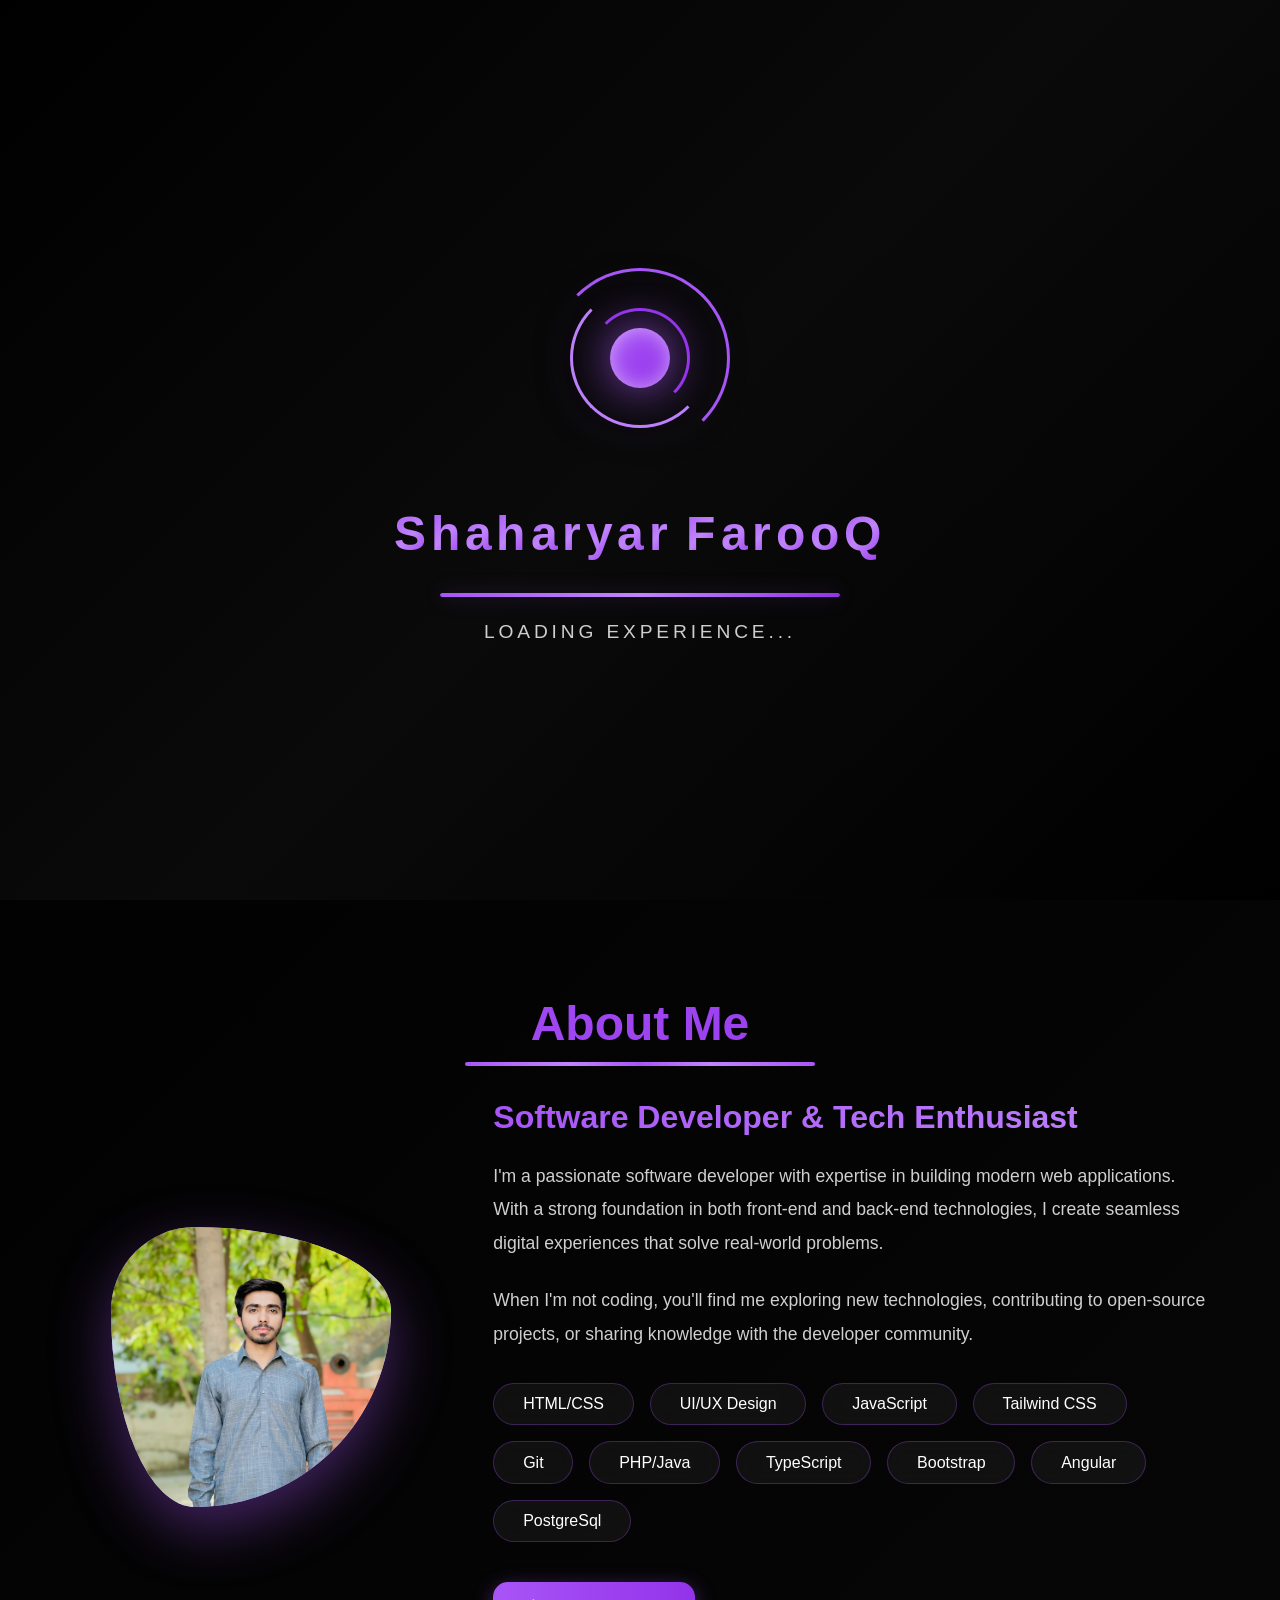
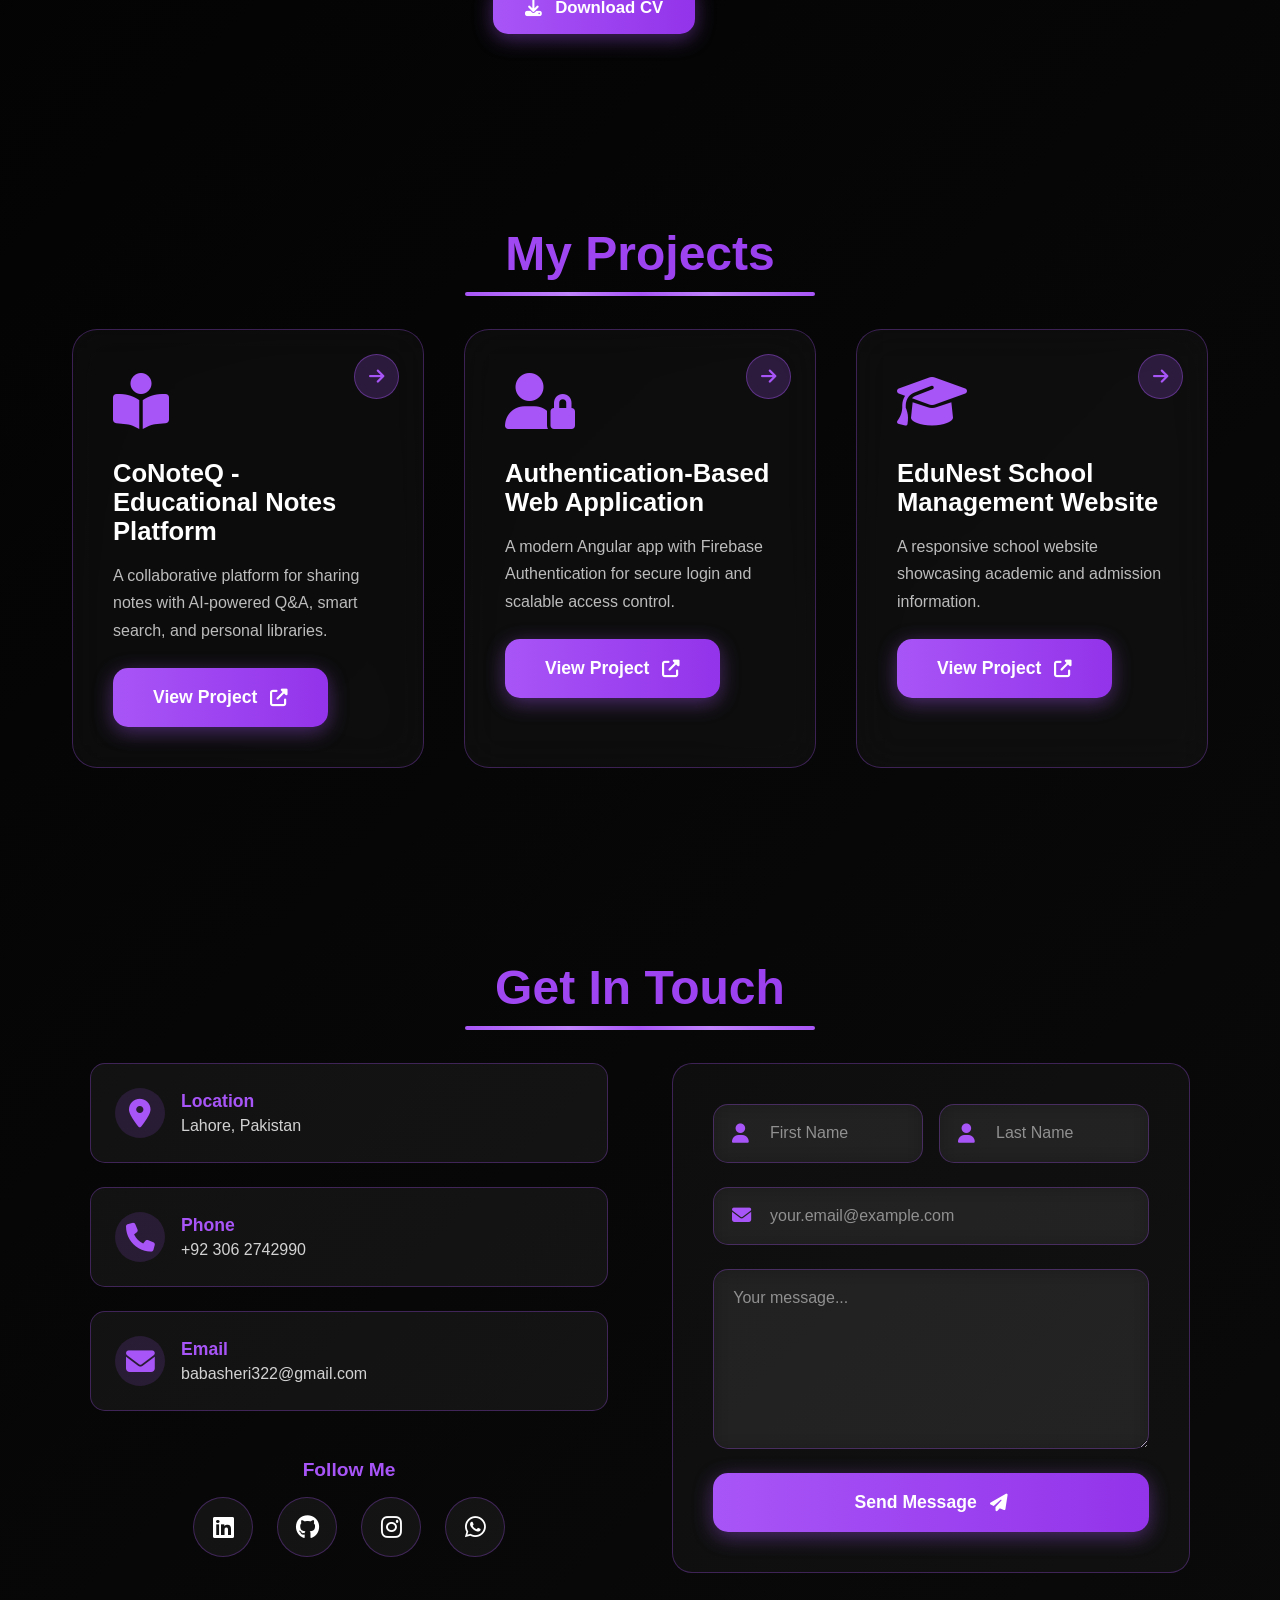
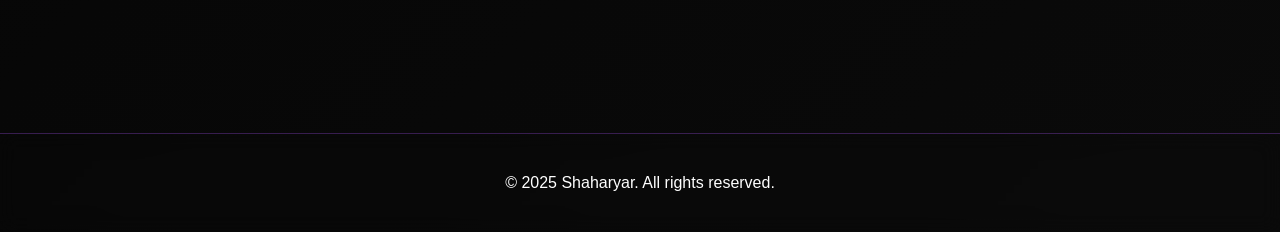
<file: index.html>
<!DOCTYPE html>
<html lang="en">

<head>
    <meta charset="UTF-8">
    <meta name="viewport" content="width=device-width, initial-scale=1.0, maximum-scale=5.0, user-scalable=yes">
    <meta name="description" content="Shaharyar Farooq - Front-end Developer Portfolio. Passionate about creating beautiful, functional web experiences.">
    <meta name="keywords" content="web developer, front-end developer, portfolio, Shaharyar, HTML, CSS, JavaScript">
    <meta name="author" content="Shaharyar Farooq">
    <meta name="theme-color" content="#a855f7">
    <title>Shaharyar - Portfolio</title>
    <!------css links-------->
    <link rel="stylesheet" href="style.css">
    <!-----------favicon------------->
    <link rel="apple-touch-icon" sizes="180x180" href="favicon_io (2)/apple-touch-icon.png">
    <link rel="icon" type="image/png" sizes="32x32" href="favicon_io (2)/favicon-32x32.png">
    <link rel="icon" type="image/png" sizes="16x16" href="favicon_io (2)/favicon-16x16.png">
    <link rel="manifest" href="/site.webmanifest">
    <!-- Font Awesome deferred loading -->
    <link rel="preload" href="https://cdnjs.cloudflare.com/ajax/libs/font-awesome/6.4.0/css/all.min.css" as="style"
        onload="this.onload=null;this.rel='stylesheet'">
    <noscript>
        <link rel="stylesheet" href="https://cdnjs.cloudflare.com/ajax/libs/font-awesome/6.4.0/css/all.min.css">
    </noscript>
</head>

<body>

    <!-- Loading Screen -->
    <div id="loading-screen" class="loading-screen">
        <div class="loading-content">
            <div class="loader-wrapper">
                <div class="loader-ring"></div>
                <div class="loader-ring"></div>
                <div class="loader-ring"></div>
                <div class="loader-core"></div>
            </div>
            <h1 class="loading-name">
                <span class="name-letter">S</span>
                <span class="name-letter">h</span>
                <span class="name-letter">a</span>
                <span class="name-letter">h</span>
                <span class="name-letter">a</span>
                <span class="name-letter">r</span>
                <span class="name-letter">y</span>
                <span class="name-letter">a</span>
                <span class="name-letter">r</span>
                <span class="name-space"> </span>
                <span class="name-letter">F</span>
                <span class="name-letter">a</span>
                <span class="name-letter">r</span>
                <span class="name-letter">o</span>
                <span class="name-letter">o</span>
                <span class="name-letter">Q</span>
            </h1>
            <div class="loading-bar">
                <div class="loading-progress"></div>
            </div>
            <p class="loading-text">Loading Experience...</p>
        </div>
    </div>

    <!-- 3D Animated Background -->

    <div class="background-3d">
        <div class="grid-bg"></div>
        <div class="floating-shapes"></div>
        <div class="particles"></div>
        <div class="orb orb1"></div>
        <div class="orb orb2"></div>
        <div class="orb orb3"></div>
    </div>

    <!----------hero section--------------->
    <button class="theme-toggle" onclick="toggleTheme()">
        <i class="fas fa-moon"></i>
    </button>

    <section id="home" class="hero">
        <div class="hero-content">
            <h1>Hi, I'm Shaharyar</h1>
            <h2><span class="animated-text"zeb apps 💻</span></h2>
            <p class="hero-description">Front-end developer passionate about creating beautiful, functional web
                experiences that make a difference. Transforming ideas into reality with cutting-edge technology.</p>
            <div class="cta-buttons">
                <a href="#projects" class="btn btn-primary">View My Work <i class="fas fa-arrow-right"></i></a>
                <a href="#contact" class="btn btn-secondary">Get In Touch <i class="fas fa-paper-plane"></i></a>
            </div>
        </div>
    </section>
    <!------------about section------------------->
    <section id="about">
        <h2 class="section-title">About Me</h2>
        <div class="about-container">
            <div class="profile-img">
                <img src="images/IMG_1858.JPG" alt="Sheri Profile">
            </div>

            <div class="about-text">
                <h3>Software Developer & Tech Enthusiast</h3>
                <p>I'm a passionate software developer with expertise in building modern web applications. With a strong
                    foundation in both front-end and back-end technologies, I create seamless digital experiences that
                    solve real-world problems.</p>
                <p>When I'm not coding, you'll find me exploring new technologies, contributing to open-source projects,
                    or sharing knowledge with the developer community.</p>
                <div class="skills">
                    <span class="skill-tag">HTML/CSS</span>
                    <span class="skill-tag">UI/UX Design</span>
                    <span class="skill-tag">JavaScript</span>
                    <span class="skill-tag">Tailwind CSS</span>
                    <span class="skill-tag">Git</span>
                    <span class="skill-tag">PHP/Java</span>
                    <span class="skill-tag">TypeScript</span>
                    <span class="skill-tag">Bootstrap</span>
                     <span class="skill-tag">Angular</span>
                      <span class="skill-tag">PostgreSql</span>

                </div>

                <div class="cv-download">
                    <button onclick="downloadCV()" class="btn btn-primary">
                        <i class="fas fa-download"></i>
                        Download CV
                    </button>
                </div>

            </div>
        </div>
    </section>
    <!------------project section-------------------------->
    <section id="projects">
        <h2 class="section-title">My Projects</h2>
        <div class="projects-grid">
            <div class="project-card">
                <a href="project-conoteq.html" class="project-link-icon">
                    <i class="fas fa-arrow-right"></i>
                </a>
                <div class="project-icon">
                    <i class="fas fa-book-reader"></i>
                </div>
                <h3>CoNoteQ - Educational Notes Platform</h3>
                <p>A collaborative platform for sharing notes with AI-powered Q&A, smart search, and personal libraries.</p>
                <a href="https://conoteq.vercel.app/" class="btn btn-primary" target="_blank">View Project
                    <i class="fas fa-external-link-alt"></i></a>
            </div>
            <!-- <div class="project-card">
                <div class="project-icon">
                    <i class="fas fa-chart-bar"></i>
                </div>
                <h3>Social Media Dashboard</h3>
                <p>Analytics dashboard for social media management with interactive charts, real-time updates, and
                    multi-platform integration.</p>
                <a href="https://github.com/yourusername/project2" class="btn btn-primary" target="_blank">View Project
                    <i class="fas fa-external-link-alt"></i></a>
            </div> -->
            <div class="project-card">
                <a href="project-authentication.html" class="project-link-icon">
                    <i class="fas fa-arrow-right"></i>
                </a>
                <div class="project-icon">
                    <i class="fas fa-user-lock"></i>
                </div>

                <h3>Authentication-Based Web Application</h3>

                <p>
                    A modern Angular app with Firebase Authentication for secure login and scalable access control.
                </p>

                <a href="https://authentication0.vercel.app/" class="btn btn-primary" target="_blank">
                    View Project
                    <i class="fas fa-external-link-alt"></i>
                </a>
            </div>

            <!-- <div class="project-card">
                <div class="project-icon">
                    <i class="fas fa-chart-line"></i>
                </div>
                <h3>Data Visualization Tool</h3>
                <p>Interactive data visualization application that transforms complex datasets into beautiful,
                    insightful charts and graphs using D3.js.</p>
                <a href="https://github.com/yourusername/project4" class="btn btn-primary" target="_blank">View Project
                    <i class="fas fa-external-link-alt"></i></a>
            </div> -->
            <!-- <div class="project-card">
                <div class="project-icon">
                    <i class="fas fa-robot"></i>
                </div>
                <h3>AI Chatbot Assistant</h3>
                <p>Intelligent chatbot powered by natural language processing, providing automated customer support and
                    personalized recommendations.</p>
                <a href="https://github.com/yourusername/project5" class="btn btn-primary" target="_blank">View Project
                    <i class="fas fa-external-link-alt"></i></a>
            </div> -->
            <div class="project-card">
                <a href="project-edunest.html" class="project-link-icon">
                    <i class="fas fa-arrow-right"></i>
                </a>
                <div class="project-icon">
                    <i class="fas fa-graduation-cap"></i>
                </div>
                <h3>EduNest School Management Website</h3>
                <p>
                  A responsive school website showcasing academic and admission information.
                </p>
                <a href="https://edunestschool-mu.vercel.app/" class="btn btn-primary" target="_blank">
                    View Project <i class="fas fa-external-link-alt"></i>
                </a>
            </div>
        </div>
    </section>
    <!-------------------contact section--------------------------------->

    <section id="contact">
        <h2 class="section-title">Get In Touch</h2>
        <div class="contact-container">
            <div class="contact-grid">
                <div class="contact-info-wrapper">
                    <div class="contact-info-main">
                        <div class="contact-info-item">
                            <div class="contact-info-icon">
                                <i class="fas fa-map-marker-alt"></i>
                            </div>
                            <div class="contact-info-text">
                                <h4>Location</h4>
                                <p>
                                    <a href="https://www.google.com/maps/place/Lahore,+Pakistan" target="_blank"
                                        style="text-decoration: none; color: inherit;">
                                        Lahore, Pakistan
                                    </a>
                                </p>
                            </div>
                        </div>
                        <div class="contact-info-item">
                            <div class="contact-info-icon">
                                <i class="fas fa-phone"></i>
                            </div>
                            <div class="contact-info-text">
                                <h4>Phone</h4>
                                <p>
                                    <a href="https://wa.me/923062742990" target="_blank"
                                        style="text-decoration: none; color: inherit;">
                                        +92 306 2742990
                                    </a>
                                </p>
                            </div>

                        </div>
                        <a href="mailto:babasheri322@gmail.com" style="text-decoration: none; color: inherit;">
                            <div class="contact-info-item">
                                <div class="contact-info-icon">
                                    <i class="fas fa-envelope"></i>
                                </div>
                                <div class="contact-info-text">
                                    <h4>Email</h4>
                                    <p>babasheri322@gmail.com</p>
                                </div>
                            </div>
                        </a>
                    </div>

                    <div class="social-section">
                        <h4>Follow Me</h4>
                        <div class="social-links">
                            <a href="https://www.linkedin.com/mynetwork?skipRedirect=true&lipi=urn%3Ali%3Apage%3Ad_flagship3_feed%3B9mdP%2FpTMRailCKuM5wsqWQ%3D%3D"
                                target="_blank" class="social-icon">
                                <i class="fab fa-linkedin"></i>
                            </a>
                            <a href="https://github.com/Shaharyaro1" target="_blank" class="social-icon">
                                <i class="fab fa-github"></i>
                            </a>
                            <a href="https://www.instagram.com/sheri_236?igsh=NW9vamR3eHlveHd2&utm_source=qr"
                                target="_blank" class="social-icon">
                                <i class="fab fa-instagram"></i>
                            </a>
                            <a href="https://wa.me/923062742990?text=Hi%20Sheri%2C%20I%20just%20visited%20your%20portfolio!"
                                target="_blank" class="social-icon">
                                <i class="fab fa-whatsapp"></i>
                            </a>

                        </div>
                    </div>
                </div>

                <div class="contactfrom">
                    <form class="contact-form" id="contact-form">
                        <input type="hidden" name="access_key" value="71ac1a84-f678-4cf4-b787-6881ae1910d3">
                        <input type="hidden" name="subject" value="New Contact from Portfolio Website">
                        <div class="form-row">
                            <div class="form-group">
                                <div class="input-with-icon">
                                    <i class="fas fa-user"></i>
                                    <input type="text" id="firstName" name="firstName" required
                                        placeholder="First Name">
                                </div>
                            </div>
                            <div class="form-group">
                                <div class="input-with-icon">
                                    <i class="fas fa-user"></i>
                                    <input type="text" id="lastName" name="lastName" required placeholder="Last Name">
                                </div>
                            </div>
                        </div>
                        <div class="form-group">
                            <div class="input-with-icon">
                                <i class="fas fa-envelope"></i>
                                <input type="email" id="email" name="email" required
                                    placeholder="your.email@example.com">
                            </div>
                        </div>
                        <div class="form-group">
                            <textarea id="message" name="message" required placeholder="Your message..."></textarea>
                        </div>
                        <button type="submit" class="btn btn-primary">
                            <span>Send Message</span>
                            <i class="fas fa-paper-plane"></i>
                        </button>
                    </form>
                </div>
            </div>
        </div>
    </section>
    <!---------------------footer section------------------>
    <footer>
        <p>&copy; 2025 Shaharyar. All rights reserved.</p>
    </footer>

    <script src="script.js" defer></script>
    <script>
        // Immediate loading screen hide fallback - 2.5 seconds
        setTimeout(function() {
            var loading = document.getElementById('loading-screen');
            if (loading) {
                loading.style.opacity = '0';
                loading.style.display = 'none';
                loading.style.visibility = 'hidden';
            }
        }, 2500);
    </script>
</body>

</html>
</file>
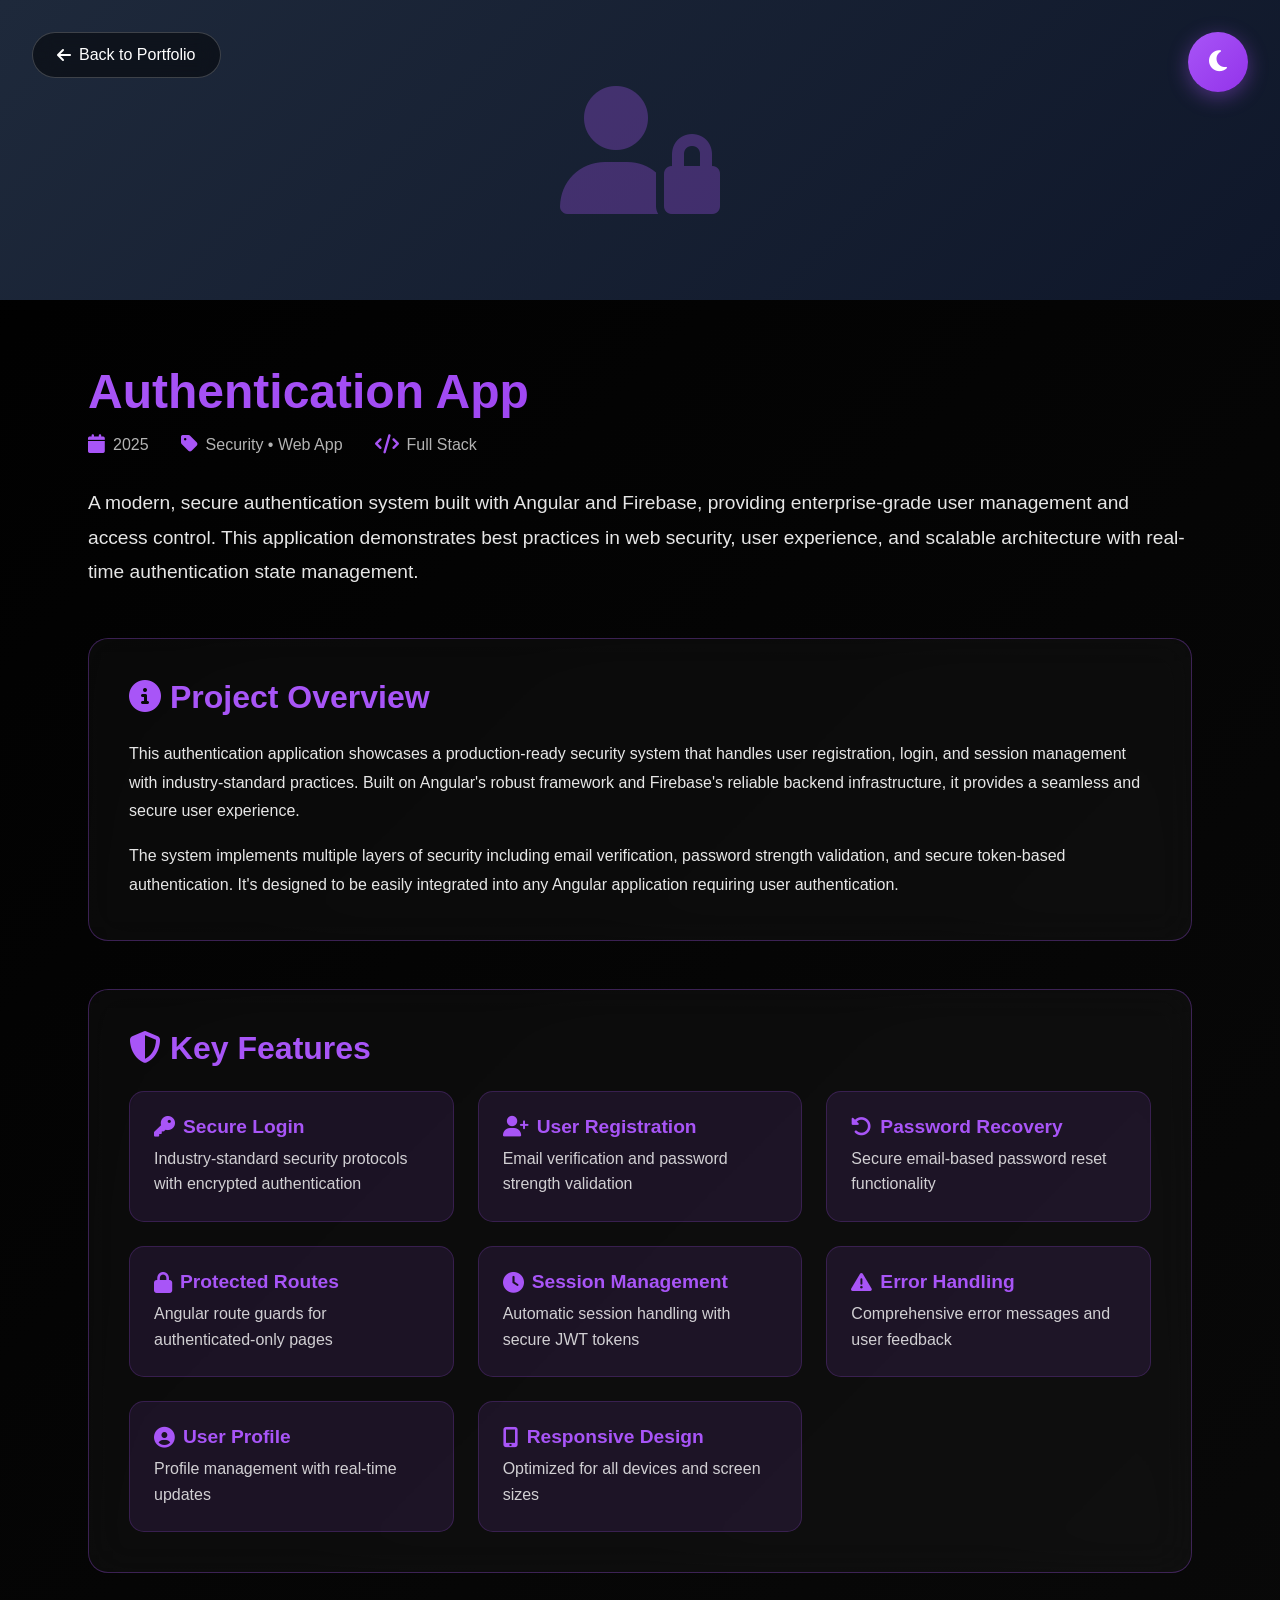
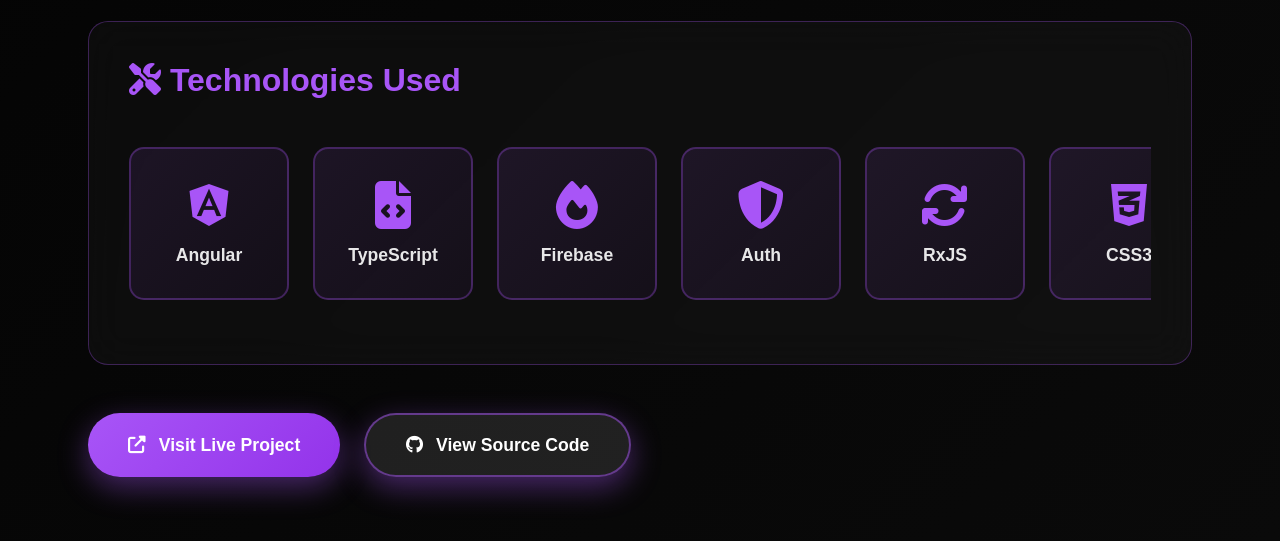
<file: project-authentication.html>
<!DOCTYPE html>
<html lang="en">
<head>
    <meta charset="UTF-8">
    <meta name="viewport" content="width=device-width, initial-scale=1.0">
    <title>Authentication App - Project Details</title>
    <link rel="stylesheet" href="style.css">
    <link rel="stylesheet" href="https://cdnjs.cloudflare.com/ajax/libs/font-awesome/6.4.0/css/all.min.css">
    <style>
        .project-details-container {
            min-height: 100vh;
        }
        
        .project-hero-image {
            position: relative;
            width: 100%;
            height: 300px;
            background: linear-gradient(135deg, #1e293b 0%, #0f172a 100%);
            display: flex;
            align-items: center;
            justify-content: center;
            overflow: hidden;
        }
        
        .project-hero-image img {
            width: 100%;
            height: 100%;
            object-fit: cover;
        }
        
        .project-hero-image .placeholder {
            font-size: 8rem;
            color: rgba(168, 85, 247, 0.3);
        }
        
        .back-button-project {
            position: absolute;
            top: 2rem;
            left: 2rem;
            z-index: 100;
            display: inline-flex;
            align-items: center;
            gap: 0.5rem;
            padding: 0.8rem 1.5rem;
            background: rgba(0, 0, 0, 0.5);
            backdrop-filter: blur(10px);
            border: 1px solid rgba(255, 255, 255, 0.2);
            border-radius: 50px;
            color: white;
            text-decoration: none;
            transition: all 0.3s ease;
            font-weight: 500;
        }
        
        .back-button-project:hover {
            background: rgba(0, 0, 0, 0.7);
            transform: translateX(-5px);
        }
        
        .project-content-section {
            max-width: 1200px;
            margin: 0 auto;
            padding: 4rem 3rem;
        }
        
        .project-header {
            margin-bottom: 3rem;
        }
        
        .project-header h1 {
            font-size: 3rem;
            margin-bottom: 1rem;
            background: linear-gradient(135deg, #a855f7, #9333ea);
            -webkit-background-clip: text;
            -webkit-text-fill-color: transparent;
            font-weight: 900;
        }
        
        .project-meta {
            display: flex;
            gap: 2rem;
            flex-wrap: wrap;
            margin-bottom: 2rem;
        }
        
        .meta-item {
            display: flex;
            align-items: center;
            gap: 0.5rem;
            color: rgba(255, 255, 255, 0.7);
        }
        
        body.light-mode .meta-item {
            color: rgba(26, 26, 26, 0.7);
        }
        
        .meta-item i {
            color: #a855f7;
            font-size: 1.2rem;
        }
        
        .project-description {
            font-size: 1.2rem;
            line-height: 1.8;
            margin-bottom: 3rem;
            color: rgba(255, 255, 255, 0.9);
        }
        
        body.light-mode .project-description {
            color: rgba(26, 26, 26, 0.9);
        }
        
        .section-block {
            margin-bottom: 3rem;
            padding: 2.5rem;
            background: rgba(255, 255, 255, 0.03);
            backdrop-filter: blur(20px);
            border: 1px solid rgba(168, 85, 247, 0.3);
            border-radius: 20px;
        }
        
        body.light-mode .section-block {
            background: rgba(255, 255, 255, 0.8);
        }
        
        body.light-mode .section-block p {
            color: rgba(26, 26, 26, 0.9) !important;
        }
        
        .section-block h2 {
            font-size: 2rem;
            margin-bottom: 1.5rem;
            color: #a855f7;
            font-weight: 700;
        }
        
        .features-grid {
            display: grid;
            grid-template-columns: repeat(auto-fit, minmax(300px, 1fr));
            gap: 1.5rem;
        }
        
        .feature-item {
            padding: 1.5rem;
            background: rgba(168, 85, 247, 0.1);
            border-radius: 15px;
            border: 1px solid rgba(168, 85, 247, 0.2);
            transition: all 0.3s ease;
        }
        
        .feature-item:hover {
            transform: translateY(-5px);
            border-color: rgba(168, 85, 247, 0.4);
            box-shadow: 0 10px 30px rgba(168, 85, 247, 0.2);
        }
        
        .feature-item h3 {
            font-size: 1.2rem;
            margin-bottom: 0.5rem;
            color: #a855f7;
            display: flex;
            align-items: center;
            gap: 0.5rem;
        }
        
        .feature-item h3 i {
            font-size: 1.3rem;
        }
        
        .feature-item p {
            color: rgba(255, 255, 255, 0.8);
            line-height: 1.6;
        }
        
        body.light-mode .feature-item p {
            color: rgba(26, 26, 26, 0.8);
        }
        
        .technologies-section {
            margin-bottom: 3rem;
        }
        
        .tech-grid-wrapper {
            width: 100%;
            overflow: hidden;
            position: relative;
        }
        
        .tech-grid {
            display: flex;
            gap: 1.5rem;
            padding: 1.5rem 0;
            width: fit-content;
        }
        
        .tech-grid.auto-scroll {
            animation: scroll-left 20s linear infinite;
        }
        
        @keyframes scroll-left {
            0% {
                transform: translateX(0);
            }
            100% {
                transform: translateX(-50%);
            }
        }
        
        .tech-card {
            flex: 0 0 160px;
            min-width: 160px;
            padding: 2rem 1.5rem;
            background: linear-gradient(135deg, rgba(168, 85, 247, 0.1), rgba(147, 51, 234, 0.05));
            border: 2px solid rgba(168, 85, 247, 0.3);
            border-radius: 15px;
            text-align: center;
            cursor: default;
        }
        
        .tech-card:hover {
            transform: translateY(-8px) scale(1.05);
            border-color: #a855f7;
            background: linear-gradient(135deg, rgba(168, 85, 247, 0.2), rgba(147, 51, 234, 0.1));
            box-shadow: 0 15px 40px rgba(168, 85, 247, 0.3);
        }
        
        .tech-card i {
            font-size: 3rem;
            margin-bottom: 1rem;
            color: #a855f7;
            display: block;
        }
        
        .tech-card .tech-name {
            font-weight: 600;
            font-size: 1.1rem;
            color: rgba(255, 255, 255, 0.9);
        }
        
        body.light-mode .tech-card .tech-name {
            color: rgba(26, 26, 26, 0.9);
        }
        
        .project-links {
            display: flex;
            gap: 1.5rem;
            flex-wrap: wrap;
            margin-top: 3rem;
        }
        
        .project-link-btn {
            display: inline-flex;
            align-items: center;
            gap: 0.8rem;
            padding: 1.2rem 2.5rem;
            background: linear-gradient(135deg, #a855f7, #9333ea);
            color: white;
            text-decoration: none;
            border-radius: 50px;
            font-weight: 600;
            font-size: 1.1rem;
            box-shadow: 0 10px 30px rgba(168, 85, 247, 0.4);
            transition: all 0.3s ease;
        }
        
        .project-link-btn:hover {
            transform: translateY(-3px);
            box-shadow: 0 15px 40px rgba(168, 85, 247, 0.6);
        }
        
        .project-link-btn.secondary {
            background: rgba(255, 255, 255, 0.1);
            border: 2px solid rgba(168, 85, 247, 0.5);
        }
        
        .project-link-btn.secondary:hover {
            background: rgba(255, 255, 255, 0.15);
        }
        
        @media (max-width: 768px) {
            .project-hero-image {
                height: 300px;
            }
            
            .back-button-project {
                top: 1rem;
                left: 1rem;
                padding: 0.6rem 1rem;
                font-size: 0.85rem;
            }
            
            .project-content-section {
                padding: 2.5rem 1.2rem;
            }
            
            .project-header h1 {
                font-size: 1.8rem;
                margin-bottom: 1rem;
            }
            
            .project-meta {
                gap: 1rem;
            }
            
            .meta-item {
                font-size: 0.85rem;
            }
            
            .meta-item i {
                font-size: 1rem;
            }
            
            .project-description {
                font-size: 1rem;
                line-height: 1.6;
                margin-bottom: 2rem;
            }
            
            .section-block {
                padding: 1.5rem;
                margin-bottom: 2rem;
            }
            
            .section-block h2 {
                font-size: 1.5rem;
                margin-bottom: 1.2rem;
            }
            
            .section-block p {
                font-size: 0.95rem;
                line-height: 1.6;
            }
            
            .features-grid {
                grid-template-columns: 1fr;
                gap: 1rem;
            }
            
            .feature-item {
                padding: 1.2rem;
            }
            
            .feature-item h3 {
                font-size: 1rem;
            }
            
            .feature-item h3 i {
                font-size: 1.1rem;
            }
            
            .feature-item p {
                font-size: 0.9rem;
            }
            
            .tech-card {
                flex: 0 0 120px;
                padding: 1.5rem 1rem;
            }
            
            .tech-card i {
                font-size: 2.5rem;
            }
            
            .tech-card .tech-name {
                font-size: 0.9rem;
            }
            
            .scroll-btn {
                width: 40px;
                height: 40px;
                font-size: 1rem;
            }
            
            .project-links {
                gap: 1rem;
            }
            
            .project-link-btn {
                padding: 1rem 1.8rem;
                font-size: 0.95rem;
                width: 100%;
                justify-content: center;
            }
        }
        
        @media (max-width: 480px) {
            .project-hero-image {
                height: 250px;
            }
            
            .project-hero-image .placeholder {
                font-size: 5rem;
            }
            
            .back-button-project {
                padding: 0.5rem 0.9rem;
                font-size: 0.8rem;
            }
            
            .project-content-section {
                padding: 2rem 1rem;
            }
            
            .project-header h1 {
                font-size: 1.5rem;
            }
            
            .meta-item {
                font-size: 0.8rem;
            }
            
            .project-description {
                font-size: 0.95rem;
            }
            
            .section-block {
                padding: 1.2rem;
            }
            
            .section-block h2 {
                font-size: 1.3rem;
            }
            
            .section-block p {
                font-size: 0.9rem;
            }
            
            .feature-item {
                padding: 1rem;
            }
            
            .feature-item h3 {
                font-size: 0.95rem;
            }
            
            .feature-item p {
                font-size: 0.85rem;
            }
            
            .tech-card {
                flex: 0 0 100px;
                padding: 1.2rem 0.8rem;
            }
            
            .tech-card i {
                font-size: 2rem;
                margin-bottom: 0.7rem;
            }
            
            .tech-card .tech-name {
                font-size: 0.85rem;
            }
            
            .scroll-btn {
                width: 35px;
                height: 35px;
                font-size: 0.9rem;
            }
            
            .project-link-btn {
                padding: 0.9rem 1.5rem;
                font-size: 0.9rem;
            }
        }
    </style>
</head>
<body>
    <button class="theme-toggle" onclick="toggleTheme()">
        <i class="fas fa-moon"></i>
    </button>

    <div class="project-details-container">
        <!-- Hero Image Section -->
        <div class="project-hero-image">
            <a href="index.html#projects" class="back-button-project">
                <i class="fas fa-arrow-left"></i> Back to Portfolio
            </a>
            <i class="fas fa-user-lock placeholder"></i>
        </div>

        <!-- Content Section -->
        <div class="project-content-section">
            <!-- Project Header -->
            <div class="project-header">
                <h1>Authentication App</h1>
                <div class="project-meta">
                    <div class="meta-item">
                        <i class="fas fa-calendar"></i>
                        <span>2025</span>
                    </div>
                    <div class="meta-item">
                        <i class="fas fa-tag"></i>
                        <span>Security • Web App</span>
                    </div>
                    <div class="meta-item">
                        <i class="fas fa-code"></i>
                        <span>Full Stack</span>
                    </div>
                </div>
                <p class="project-description">
                    A modern, secure authentication system built with Angular and Firebase, providing enterprise-grade user management and access control. This application demonstrates best practices in web security, user experience, and scalable architecture with real-time authentication state management.
                </p>
            </div>

            <!-- Overview Section -->
            <div class="section-block">
                <h2><i class="fas fa-info-circle"></i> Project Overview</h2>
                <p style="line-height: 1.8; color: rgba(255, 255, 255, 0.9); margin-bottom: 1rem;">
                    This authentication application showcases a production-ready security system that handles user registration, login, and session management with industry-standard practices. Built on Angular's robust framework and Firebase's reliable backend infrastructure, it provides a seamless and secure user experience.
                </p>
                <p style="line-height: 1.8; color: rgba(255, 255, 255, 0.9);">
                    The system implements multiple layers of security including email verification, password strength validation, and secure token-based authentication. It's designed to be easily integrated into any Angular application requiring user authentication.
                </p>
            </div>

            <!-- Features Section -->
            <div class="section-block">
                <h2><i class="fas fa-shield-alt"></i> Key Features</h2>
                <div class="features-grid">
                    <div class="feature-item">
                        <h3><i class="fas fa-key"></i> Secure Login</h3>
                        <p>Industry-standard security protocols with encrypted authentication</p>
                    </div>
                    <div class="feature-item">
                        <h3><i class="fas fa-user-plus"></i> User Registration</h3>
                        <p>Email verification and password strength validation</p>
                    </div>
                    <div class="feature-item">
                        <h3><i class="fas fa-undo-alt"></i> Password Recovery</h3>
                        <p>Secure email-based password reset functionality</p>
                    </div>
                    <div class="feature-item">
                        <h3><i class="fas fa-lock"></i> Protected Routes</h3>
                        <p>Angular route guards for authenticated-only pages</p>
                    </div>
                    <div class="feature-item">
                        <h3><i class="fas fa-clock"></i> Session Management</h3>
                        <p>Automatic session handling with secure JWT tokens</p>
                    </div>
                    <div class="feature-item">
                        <h3><i class="fas fa-exclamation-triangle"></i> Error Handling</h3>
                        <p>Comprehensive error messages and user feedback</p>
                    </div>
                    <div class="feature-item">
                        <h3><i class="fas fa-user-circle"></i> User Profile</h3>
                        <p>Profile management with real-time updates</p>
                    </div>
                    <div class="feature-item">
                        <h3><i class="fas fa-mobile-alt"></i> Responsive Design</h3>
                        <p>Optimized for all devices and screen sizes</p>
                    </div>
                </div>
            </div>

            <!-- Technologies Section -->
            <div class="section-block technologies-section">
                <h2><i class="fas fa-tools"></i> Technologies Used</h2>
                <div class="tech-grid-wrapper">
                    <div class="tech-grid auto-scroll" id="tech-grid">
                        <div class="tech-card">
                            <i class="fab fa-angular"></i>
                            <div class="tech-name">Angular</div>
                        </div>
                        <div class="tech-card">
                            <i class="fas fa-file-code"></i>
                            <div class="tech-name">TypeScript</div>
                        </div>
                        <div class="tech-card">
                            <i class="fas fa-fire"></i>
                            <div class="tech-name">Firebase</div>
                        </div>
                        <div class="tech-card">
                            <i class="fas fa-shield-alt"></i>
                            <div class="tech-name">Auth</div>
                        </div>
                        <div class="tech-card">
                            <i class="fas fa-sync"></i>
                            <div class="tech-name">RxJS</div>
                        </div>
                        <div class="tech-card">
                            <i class="fab fa-css3-alt"></i>
                            <div class="tech-name">CSS3</div>
                        </div>
                        <div class="tech-card">
                            <i class="fas fa-database"></i>
                            <div class="tech-name">Firestore</div>
                        </div>
                        <div class="tech-card">
                            <i class="fas fa-mobile-alt"></i>
                            <div class="tech-name">Responsive</div>
                        </div>
                        <!-- Duplicate for seamless loop -->
                        <div class="tech-card">
                            <i class="fab fa-angular"></i>
                            <div class="tech-name">Angular</div>
                        </div>
                        <div class="tech-card">
                            <i class="fas fa-file-code"></i>
                            <div class="tech-name">TypeScript</div>
                        </div>
                        <div class="tech-card">
                            <i class="fas fa-fire"></i>
                            <div class="tech-name">Firebase</div>
                        </div>
                        <div class="tech-card">
                            <i class="fas fa-shield-alt"></i>
                            <div class="tech-name">Auth</div>
                        </div>
                        <div class="tech-card">
                            <i class="fas fa-sync"></i>
                            <div class="tech-name">RxJS</div>
                        </div>
                        <div class="tech-card">
                            <i class="fab fa-css3-alt"></i>
                            <div class="tech-name">CSS3</div>
                        </div>
                        <div class="tech-card">
                            <i class="fas fa-database"></i>
                            <div class="tech-name">Firestore</div>
                        </div>
                        <div class="tech-card">
                            <i class="fas fa-mobile-alt"></i>
                            <div class="tech-name">Responsive</div>
                        </div>
                    </div>
                </div>
            </div>

            <!-- Project Links -->
            <div class="project-links">
                <a href="https://authentication0.vercel.app/" target="_blank" class="project-link-btn">
                    <i class="fas fa-external-link-alt"></i> Visit Live Project
                </a>
                <a href="https://github.com/yourusername/authentication" target="_blank" class="project-link-btn secondary">
                    <i class="fab fa-github"></i> View Source Code
                </a>
            </div>
        </div>
    </div>

    <script src="script.js"></script>
</body>
</html>
</file>
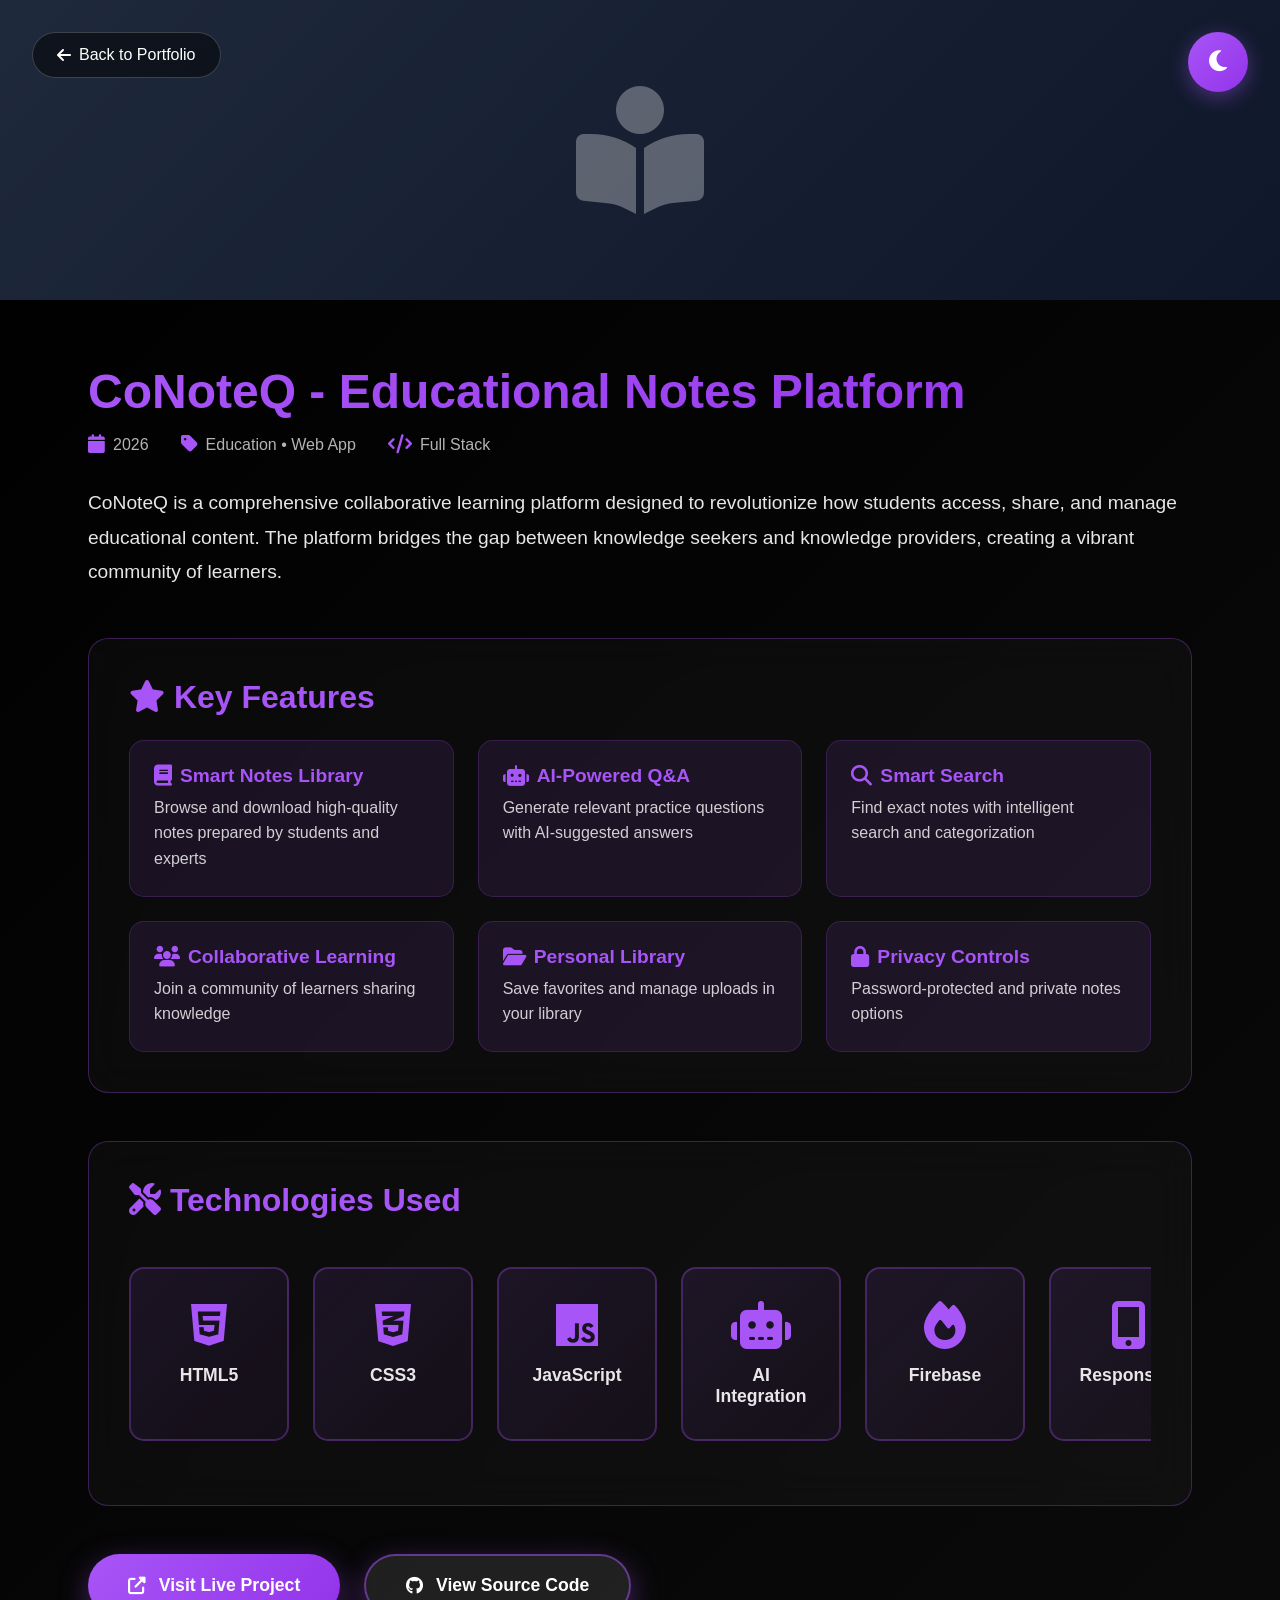
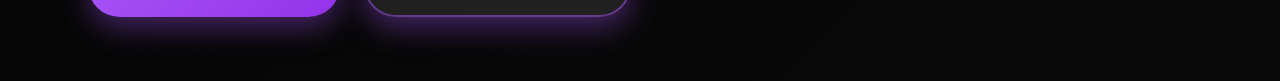
<file: project-conoteq.html>
<!DOCTYPE html>
<html lang="en">
<head>
    <meta charset="UTF-8">
    <meta name="viewport" content="width=device-width, initial-scale=1.0">
    <title>CoNoteQ - Project Details</title>
    <link rel="stylesheet" href="style.css">
    <link rel="stylesheet" href="https://cdnjs.cloudflare.com/ajax/libs/font-awesome/6.4.0/css/all.min.css">
    <style>
        .project-details-container {
            min-height: 100vh;
        }
        
        .project-hero-image {
            position: relative;
            width: 100%;
            height: 300px;
            background: linear-gradient(135deg, #1e293b 0%, #0f172a 100%);
            display: flex;
            align-items: center;
            justify-content: center;
            overflow: hidden;
        }
        
        .project-hero-image img {
            width: 100%;
            height: 100%;
            object-fit: cover;
            display: block;
        }
        
        .project-hero-image .placeholder {
            font-size: 8rem;
            color: rgba(255, 255, 255, 0.3);
        }
        
        .back-button-project {
            position: absolute;
            top: 2rem;
            left: 2rem;
            z-index: 100;
            display: inline-flex;
            align-items: center;
            gap: 0.5rem;
            padding: 0.8rem 1.5rem;
            background: rgba(0, 0, 0, 0.5);
            backdrop-filter: blur(10px);
            border: 1px solid rgba(255, 255, 255, 0.2);
            border-radius: 50px;
            color: white;
            text-decoration: none;
            transition: all 0.3s ease;
            font-weight: 500;
        }
        
        .back-button-project:hover {
            background: rgba(0, 0, 0, 0.7);
            transform: translateX(-5px);
        }
        
        .project-content-section {
            max-width: 1200px;
            margin: 0 auto;
            padding: 4rem 3rem;
        }
        
        .project-header {
            margin-bottom: 3rem;
        }
        
        .project-header h1 {
            font-size: 3rem;
            margin-bottom: 1rem;
            background: linear-gradient(135deg, #a855f7, #9333ea);
            -webkit-background-clip: text;
            -webkit-text-fill-color: transparent;
            font-weight: 900;
        }
        
        .project-meta {
            display: flex;
            gap: 2rem;
            flex-wrap: wrap;
            margin-bottom: 2rem;
        }
        
        .meta-item {
            display: flex;
            align-items: center;
            gap: 0.5rem;
            color: rgba(255, 255, 255, 0.7);
        }
        
        body.light-mode .meta-item {
            color: rgba(26, 26, 26, 0.7);
        }
        
        .meta-item i {
            color: #a855f7;
            font-size: 1.2rem;
        }
        
        .project-description {
            font-size: 1.2rem;
            line-height: 1.8;
            margin-bottom: 3rem;
            color: rgba(255, 255, 255, 0.9);
        }
        
        body.light-mode .project-description {
            color: rgba(26, 26, 26, 0.9);
        }
        
        .section-block {
            margin-bottom: 3rem;
            padding: 2.5rem;
            background: rgba(255, 255, 255, 0.03);
            backdrop-filter: blur(20px);
            border: 1px solid rgba(168, 85, 247, 0.3);
            border-radius: 20px;
        }
        
        body.light-mode .section-block {
            background: rgba(255, 255, 255, 0.8);
        }
        
        .section-block h2 {
            font-size: 2rem;
            margin-bottom: 1.5rem;
            color: #a855f7;
            font-weight: 700;
        }
        
        .features-grid {
            display: grid;
            grid-template-columns: repeat(auto-fit, minmax(300px, 1fr));
            gap: 1.5rem;
        }
        
        .feature-item {
            padding: 1.5rem;
            background: rgba(168, 85, 247, 0.1);
            border-radius: 15px;
            border: 1px solid rgba(168, 85, 247, 0.2);
            transition: all 0.3s ease;
        }
        
        .feature-item:hover {
            transform: translateY(-5px);
            border-color: rgba(168, 85, 247, 0.4);
            box-shadow: 0 10px 30px rgba(168, 85, 247, 0.2);
        }
        
        .feature-item h3 {
            font-size: 1.2rem;
            margin-bottom: 0.5rem;
            color: #a855f7;
            display: flex;
            align-items: center;
            gap: 0.5rem;
        }
        
        .feature-item h3 i {
            font-size: 1.3rem;
        }
        
        .feature-item p {
            color: rgba(255, 255, 255, 0.8);
            line-height: 1.6;
        }
        
        body.light-mode .feature-item p {
            color: rgba(26, 26, 26, 0.8);
        }
        
        .technologies-section {
            margin-bottom: 3rem;
        }
        
        .tech-grid-wrapper {
            width: 100%;
            overflow: hidden;
            position: relative;
        }
        
        .tech-grid {
            display: flex;
            gap: 1.5rem;
            padding: 1.5rem 0;
            width: fit-content;
        }
        
        .tech-grid.auto-scroll {
            animation: scroll-left 20s linear infinite;
        }
        
        @keyframes scroll-left {
            0% {
                transform: translateX(0);
            }
            100% {
                transform: translateX(-50%);
            }
        }
        
        .tech-card {
            flex: 0 0 160px;
            min-width: 160px;
            padding: 2rem 1.5rem;
            background: linear-gradient(135deg, rgba(168, 85, 247, 0.1), rgba(147, 51, 234, 0.05));
            border: 2px solid rgba(168, 85, 247, 0.3);
            border-radius: 15px;
            text-align: center;
            cursor: default;
        }
        
        .tech-card:hover {
            transform: translateY(-8px) scale(1.05);
            border-color: #a855f7;
            background: linear-gradient(135deg, rgba(168, 85, 247, 0.2), rgba(147, 51, 234, 0.1));
            box-shadow: 0 15px 40px rgba(168, 85, 247, 0.3);
        }
        
        .tech-card i {
            font-size: 3rem;
            margin-bottom: 1rem;
            color: #a855f7;
            display: block;
        }
        
        .tech-card .tech-name {
            font-weight: 600;
            font-size: 1.1rem;
            color: rgba(255, 255, 255, 0.9);
        }
        
        body.light-mode .tech-card .tech-name {
            color: rgba(26, 26, 26, 0.9);
        }
        
        .project-links {
            display: flex;
            gap: 1.5rem;
            flex-wrap: wrap;
            margin-top: 3rem;
        }
        
        .project-link-btn {
            display: inline-flex;
            align-items: center;
            gap: 0.8rem;
            padding: 1.2rem 2.5rem;
            background: linear-gradient(135deg, #a855f7, #9333ea);
            color: white;
            text-decoration: none;
            border-radius: 50px;
            font-weight: 600;
            font-size: 1.1rem;
            box-shadow: 0 10px 30px rgba(168, 85, 247, 0.4);
            transition: all 0.3s ease;
        }
        
        .project-link-btn:hover {
            transform: translateY(-3px);
            box-shadow: 0 15px 40px rgba(168, 85, 247, 0.6);
        }
        
        .project-link-btn.secondary {
            background: rgba(255, 255, 255, 0.1);
            border: 2px solid rgba(168, 85, 247, 0.5);
        }
        
        .project-link-btn.secondary:hover {
            background: rgba(255, 255, 255, 0.15);
        }
        
        @media (max-width: 768px) {
            .project-hero-image {
                height: 300px;
            }
            
            .back-button-project {
                top: 1rem;
                left: 1rem;
                padding: 0.6rem 1rem;
                font-size: 0.85rem;
            }
            
            .project-content-section {
                padding: 2.5rem 1.2rem;
            }
            
            .project-header h1 {
                font-size: 1.8rem;
                margin-bottom: 1rem;
            }
            
            .project-meta {
                gap: 1rem;
            }
            
            .meta-item {
                font-size: 0.85rem;
            }
            
            .meta-item i {
                font-size: 1rem;
            }
            
            .project-description {
                font-size: 1rem;
                line-height: 1.6;
                margin-bottom: 2rem;
            }
            
            .section-block {
                padding: 1.5rem;
                margin-bottom: 2rem;
            }
            
            .section-block h2 {
                font-size: 1.5rem;
                margin-bottom: 1.2rem;
            }
            
            .section-block p {
                font-size: 0.95rem;
                line-height: 1.6;
            }
            
            .features-grid {
                grid-template-columns: 1fr;
                gap: 1rem;
            }
            
            .feature-item {
                padding: 1.2rem;
            }
            
            .feature-item h3 {
                font-size: 1rem;
            }
            
            .feature-item h3 i {
                font-size: 1.1rem;
            }
            
            .feature-item p {
                font-size: 0.9rem;
            }
            
            .tech-card {
                flex: 0 0 120px;
                padding: 1.5rem 1rem;
            }
            
            .tech-card i {
                font-size: 2.5rem;
            }
            
            .tech-card .tech-name {
                font-size: 0.9rem;
            }
            
            .scroll-btn {
                width: 40px;
                height: 40px;
                font-size: 1rem;
            }
            
            .project-links {
                gap: 1rem;
            }
            
            .project-link-btn {
                padding: 1rem 1.8rem;
                font-size: 0.95rem;
                width: 100%;
                justify-content: center;
            }
        }
        
        @media (max-width: 480px) {
            .project-hero-image {
                height: 250px;
            }
            
            .project-hero-image .placeholder {
                font-size: 5rem;
            }
            
            .back-button-project {
                padding: 0.5rem 0.9rem;
                font-size: 0.8rem;
            }
            
            .project-content-section {
                padding: 2rem 1rem;
            }
            
            .project-header h1 {
                font-size: 1.5rem;
            }
            
            .meta-item {
                font-size: 0.8rem;
            }
            
            .project-description {
                font-size: 0.95rem;
            }
            
            .section-block {
                padding: 1.2rem;
            }
            
            .section-block h2 {
                font-size: 1.3rem;
            }
            
            .section-block p {
                font-size: 0.9rem;
            }
            
            .feature-item {
                padding: 1rem;
            }
            
            .feature-item h3 {
                font-size: 0.95rem;
            }
            
            .feature-item p {
                font-size: 0.85rem;
            }
            
            .tech-card {
                flex: 0 0 100px;
                padding: 1.2rem 0.8rem;
            }
            
            .tech-card i {
                font-size: 2rem;
                margin-bottom: 0.7rem;
            }
            
            .tech-card .tech-name {
                font-size: 0.85rem;
            }
            
            .scroll-btn {
                width: 35px;
                height: 35px;
                font-size: 0.9rem;
            }
            
            .project-link-btn {
                padding: 0.9rem 1.5rem;
                font-size: 0.9rem;
            }
        }
    </style>
</head>
<body>
    <button class="theme-toggle" onclick="toggleTheme()">
        <i class="fas fa-moon"></i>
    </button>

    <div class="project-details-container">
        <!-- Hero Image Section -->
        <div class="project-hero-image">
            <a href="index.html#projects" class="back-button-project">
                <i class="fas fa-arrow-left"></i> Back to Portfolio
            </a>
            <i class="fas fa-book-reader placeholder"></i>
        </div>

        <!-- Content Section -->
        <div class="project-content-section">
            <!-- Project Header -->
            <div class="project-header">
                <h1>CoNoteQ - Educational Notes Platform</h1>
                <div class="project-meta">
                    <div class="meta-item">
                        <i class="fas fa-calendar"></i>
                        <span>2026</span>
                    </div>
                    <div class="meta-item">
                        <i class="fas fa-tag"></i>
                        <span>Education • Web App</span>
                    </div>
                    <div class="meta-item">
                        <i class="fas fa-code"></i>
                        <span>Full Stack</span>
                    </div>
                </div>
                <p class="project-description">
                    CoNoteQ is a comprehensive collaborative learning platform designed to revolutionize how students access, share, and manage educational content. The platform bridges the gap between knowledge seekers and knowledge providers, creating a vibrant community of learners.
                </p>
            </div>

            <!-- Features Section -->
            <div class="section-block">
                <h2><i class="fas fa-star"></i> Key Features</h2>
                <div class="features-grid">
                    <div class="feature-item">
                        <h3><i class="fas fa-book"></i> Smart Notes Library</h3>
                        <p>Browse and download high-quality notes prepared by students and experts</p>
                    </div>
                    <div class="feature-item">
                        <h3><i class="fas fa-robot"></i> AI-Powered Q&A</h3>
                        <p>Generate relevant practice questions with AI-suggested answers</p>
                    </div>
                    <div class="feature-item">
                        <h3><i class="fas fa-search"></i> Smart Search</h3>
                        <p>Find exact notes with intelligent search and categorization</p>
                    </div>
                    <div class="feature-item">
                        <h3><i class="fas fa-users"></i> Collaborative Learning</h3>
                        <p>Join a community of learners sharing knowledge</p>
                    </div>
                    <div class="feature-item">
                        <h3><i class="fas fa-folder-open"></i> Personal Library</h3>
                        <p>Save favorites and manage uploads in your library</p>
                    </div>
                    <div class="feature-item">
                        <h3><i class="fas fa-lock"></i> Privacy Controls</h3>
                        <p>Password-protected and private notes options</p>
                    </div>
                </div>
            </div>

            <!-- Technologies Section -->
            <div class="section-block technologies-section">
                <h2><i class="fas fa-tools"></i> Technologies Used</h2>
                <div class="tech-grid-wrapper">
                    <div class="tech-grid auto-scroll" id="tech-grid">
                        <div class="tech-card">
                            <i class="fab fa-html5"></i>
                            <div class="tech-name">HTML5</div>
                        </div>
                        <div class="tech-card">
                            <i class="fab fa-css3-alt"></i>
                            <div class="tech-name">CSS3</div>
                        </div>
                        <div class="tech-card">
                            <i class="fab fa-js"></i>
                            <div class="tech-name">JavaScript</div>
                        </div>
                        <div class="tech-card">
                            <i class="fas fa-robot"></i>
                            <div class="tech-name">AI Integration</div>
                        </div>
                        <div class="tech-card">
                            <i class="fas fa-fire"></i>
                            <div class="tech-name">Firebase</div>
                        </div>
                        <div class="tech-card">
                            <i class="fas fa-mobile-alt"></i>
                            <div class="tech-name">Responsive</div>
                        </div>
                        <!-- Duplicate cards for seamless loop -->
                        <div class="tech-card">
                            <i class="fab fa-html5"></i>
                            <div class="tech-name">HTML5</div>
                        </div>
                        <div class="tech-card">
                            <i class="fab fa-css3-alt"></i>
                            <div class="tech-name">CSS3</div>
                        </div>
                        <div class="tech-card">
                            <i class="fab fa-js"></i>
                            <div class="tech-name">JavaScript</div>
                        </div>
                        <div class="tech-card">
                            <i class="fas fa-robot"></i>
                            <div class="tech-name">AI Integration</div>
                        </div>
                        <div class="tech-card">
                            <i class="fas fa-fire"></i>
                            <div class="tech-name">Firebase</div>
                        </div>
                        <div class="tech-card">
                            <i class="fas fa-mobile-alt"></i>
                            <div class="tech-name">Responsive</div>
                        </div>
                    </div>
                </div>
            </div>

            <!-- Project Links -->
            <div class="project-links">
                <a href="https://conoteq.vercel.app/" target="_blank" class="project-link-btn">
                    <i class="fas fa-external-link-alt"></i> Visit Live Project
                </a>
                <a href="https://github.com/yourusername/conoteq" target="_blank" class="project-link-btn secondary">
                    <i class="fab fa-github"></i> View Source Code
                </a>
            </div>
        </div>
    </div>

    <script src="script.js"></script>
</body>
</html>
</file>
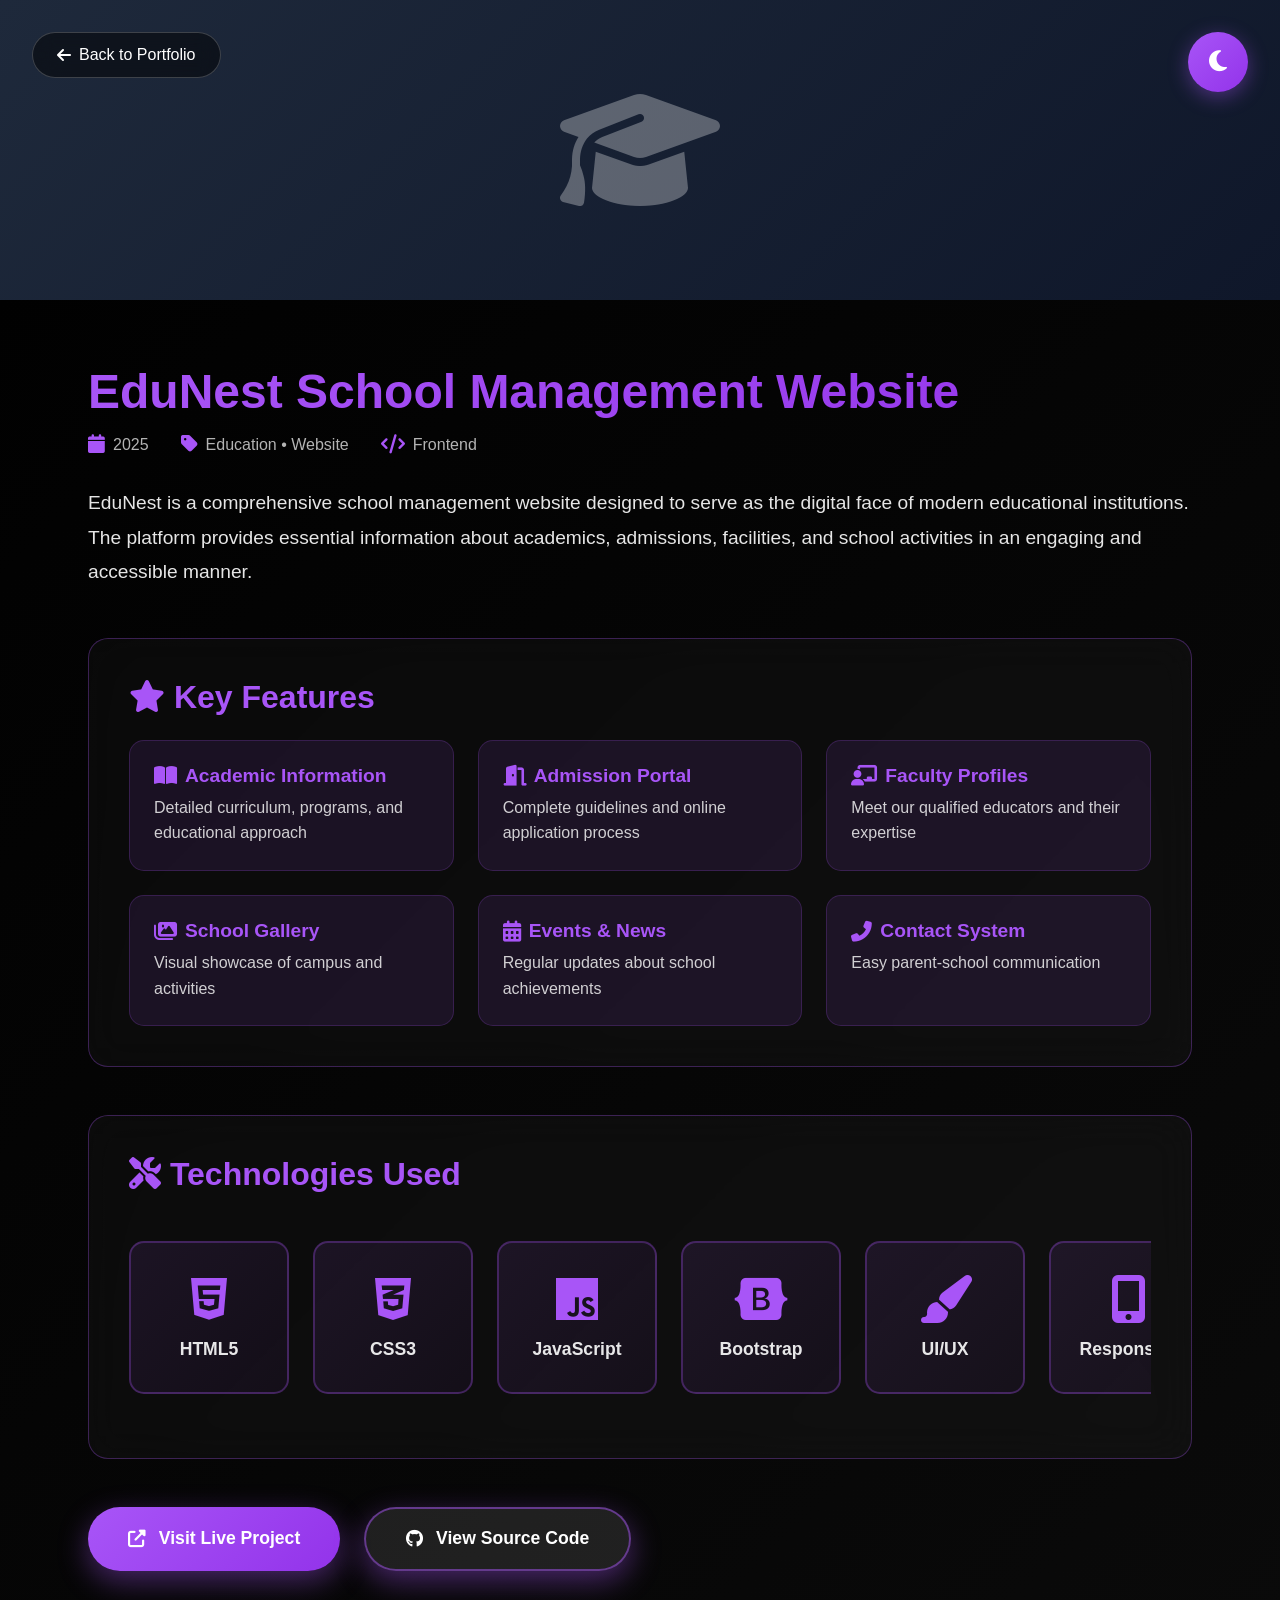
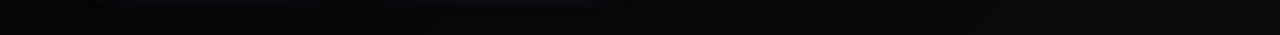
<file: project-edunest.html>
<!DOCTYPE html>
<html lang="en">
<head>
    <meta charset="UTF-8">
    <meta name="viewport" content="width=device-width, initial-scale=1.0">
    <title>EduNest - Project Details</title>
    <link rel="stylesheet" href="style.css">
    <link rel="stylesheet" href="https://cdnjs.cloudflare.com/ajax/libs/font-awesome/6.4.0/css/all.min.css">
    <style>
        .project-details-container {
            min-height: 100vh;
        }
        
        .project-hero-image {
            position: relative;
            width: 100%;
            height: 300px;
            background: linear-gradient(135deg, #1e293b 0%, #0f172a 100%);
            display: flex;
            align-items: center;
            justify-content: center;
            overflow: hidden;
        }
        
        .project-hero-image img {
            width: 100%;
            height: 100%;
            object-fit: cover;
        }
        
        .project-hero-image .placeholder {
            font-size: 8rem;
            color: rgba(255, 255, 255, 0.3);
        }
        
        .back-button-project {
            position: absolute;
            top: 2rem;
            left: 2rem;
            z-index: 100;
            display: inline-flex;
            align-items: center;
            gap: 0.5rem;
            padding: 0.8rem 1.5rem;
            background: rgba(0, 0, 0, 0.5);
            backdrop-filter: blur(10px);
            border: 1px solid rgba(255, 255, 255, 0.2);
            border-radius: 50px;
            color: white;
            text-decoration: none;
            transition: all 0.3s ease;
            font-weight: 500;
        }
        
        .back-button-project:hover {
            background: rgba(0, 0, 0, 0.7);
            transform: translateX(-5px);
        }
        
        .project-content-section {
            max-width: 1200px;
            margin: 0 auto;
            padding: 4rem 3rem;
        }
        
        .project-header {
            margin-bottom: 3rem;
        }
        
        .project-header h1 {
            font-size: 3rem;
            margin-bottom: 1rem;
            background: linear-gradient(135deg, #a855f7, #9333ea);
            -webkit-background-clip: text;
            -webkit-text-fill-color: transparent;
            font-weight: 900;
        }
        
        .project-meta {
            display: flex;
            gap: 2rem;
            flex-wrap: wrap;
            margin-bottom: 2rem;
        }
        
        .meta-item {
            display: flex;
            align-items: center;
            gap: 0.5rem;
            color: rgba(255, 255, 255, 0.7);
        }
        
        body.light-mode .meta-item {
            color: rgba(26, 26, 26, 0.7);
        }
        
        .meta-item i {
            color: #a855f7;
            font-size: 1.2rem;
        }
        
        .project-description {
            font-size: 1.2rem;
            line-height: 1.8;
            margin-bottom: 3rem;
            color: rgba(255, 255, 255, 0.9);
        }
        
        body.light-mode .project-description {
            color: rgba(26, 26, 26, 0.9);
        }
        
        .section-block {
            margin-bottom: 3rem;
            padding: 2.5rem;
            background: rgba(255, 255, 255, 0.03);
            backdrop-filter: blur(20px);
            border: 1px solid rgba(168, 85, 247, 0.3);
            border-radius: 20px;
        }
        
        body.light-mode .section-block {
            background: rgba(255, 255, 255, 0.8);
        }
        
        .section-block h2 {
            font-size: 2rem;
            margin-bottom: 1.5rem;
            color: #a855f7;
            font-weight: 700;
        }
        
        .features-grid {
            display: grid;
            grid-template-columns: repeat(auto-fit, minmax(300px, 1fr));
            gap: 1.5rem;
        }
        
        .feature-item {
            padding: 1.5rem;
            background: rgba(168, 85, 247, 0.1);
            border-radius: 15px;
            border: 1px solid rgba(168, 85, 247, 0.2);
            transition: all 0.3s ease;
        }
        
        .feature-item:hover {
            transform: translateY(-5px);
            border-color: rgba(168, 85, 247, 0.4);
            box-shadow: 0 10px 30px rgba(168, 85, 247, 0.2);
        }
        
        .feature-item h3 {
            font-size: 1.2rem;
            margin-bottom: 0.5rem;
            color: #a855f7;
            display: flex;
            align-items: center;
            gap: 0.5rem;
        }
        
        .feature-item h3 i {
            font-size: 1.3rem;
        }
        
        .feature-item p {
            color: rgba(255, 255, 255, 0.8);
            line-height: 1.6;
        }
        
        body.light-mode .feature-item p {
            color: rgba(26, 26, 26, 0.8);
        }
        
        .technologies-section {
            margin-bottom: 3rem;
        }
        
        .tech-grid-wrapper {
            width: 100%;
            overflow: hidden;
            position: relative;
        }
        
        .tech-grid {
            display: flex;
            gap: 1.5rem;
            padding: 1.5rem 0;
            width: fit-content;
        }
        
        .tech-grid.auto-scroll {
            animation: scroll-left 20s linear infinite;
        }
        
        @keyframes scroll-left {
            0% {
                transform: translateX(0);
            }
            100% {
                transform: translateX(-50%);
            }
        }
        
        .tech-card {
            flex: 0 0 160px;
            min-width: 160px;
            padding: 2rem 1.5rem;
            background: linear-gradient(135deg, rgba(168, 85, 247, 0.1), rgba(147, 51, 234, 0.05));
            border: 2px solid rgba(168, 85, 247, 0.3);
            border-radius: 15px;
            text-align: center;
            cursor: default;
        }
        
        .tech-card:hover {
            transform: translateY(-8px) scale(1.05);
            border-color: #a855f7;
            background: linear-gradient(135deg, rgba(168, 85, 247, 0.2), rgba(147, 51, 234, 0.1));
            box-shadow: 0 15px 40px rgba(168, 85, 247, 0.3);
        }
        
        .tech-card i {
            font-size: 3rem;
            margin-bottom: 1rem;
            color: #a855f7;
            display: block;
        }
        
        .tech-card .tech-name {
            font-weight: 600;
            font-size: 1.1rem;
            color: rgba(255, 255, 255, 0.9);
        }
        
        body.light-mode .tech-card .tech-name {
            color: rgba(26, 26, 26, 0.9);
        }
        
        .project-links {
            display: flex;
            gap: 1.5rem;
            flex-wrap: wrap;
            margin-top: 3rem;
        }
        
        .project-link-btn {
            display: inline-flex;
            align-items: center;
            gap: 0.8rem;
            padding: 1.2rem 2.5rem;
            background: linear-gradient(135deg, #a855f7, #9333ea);
            color: white;
            text-decoration: none;
            border-radius: 50px;
            font-weight: 600;
            font-size: 1.1rem;
            box-shadow: 0 10px 30px rgba(168, 85, 247, 0.4);
            transition: all 0.3s ease;
        }
        
        .project-link-btn:hover {
            transform: translateY(-3px);
            box-shadow: 0 15px 40px rgba(168, 85, 247, 0.6);
        }
        
        .project-link-btn.secondary {
            background: rgba(255, 255, 255, 0.1);
            border: 2px solid rgba(168, 85, 247, 0.5);
        }
        
        .project-link-btn.secondary:hover {
            background: rgba(255, 255, 255, 0.15);
        }
        
        @media (max-width: 768px) {
            .project-hero-image {
                height: 300px;
            }
            
            .back-button-project {
                top: 1rem;
                left: 1rem;
                padding: 0.6rem 1rem;
                font-size: 0.85rem;
            }
            
            .project-content-section {
                padding: 2.5rem 1.2rem;
            }
            
            .project-header h1 {
                font-size: 1.8rem;
                margin-bottom: 1rem;
            }
            
            .project-meta {
                gap: 1rem;
            }
            
            .meta-item {
                font-size: 0.85rem;
            }
            
            .meta-item i {
                font-size: 1rem;
            }
            
            .project-description {
                font-size: 1rem;
                line-height: 1.6;
                margin-bottom: 2rem;
            }
            
            .section-block {
                padding: 1.5rem;
                margin-bottom: 2rem;
            }
            
            .section-block h2 {
                font-size: 1.5rem;
                margin-bottom: 1.2rem;
            }
            
            .section-block p {
                font-size: 0.95rem;
                line-height: 1.6;
            }
            
            .features-grid {
                grid-template-columns: 1fr;
                gap: 1rem;
            }
            
            .feature-item {
                padding: 1.2rem;
            }
            
            .feature-item h3 {
                font-size: 1rem;
            }
            
            .feature-item h3 i {
                font-size: 1.1rem;
            }
            
            .feature-item p {
                font-size: 0.9rem;
            }
            
            .tech-card {
                flex: 0 0 120px;
                padding: 1.5rem 1rem;
            }
            
            .tech-card i {
                font-size: 2.5rem;
            }
            
            .tech-card .tech-name {
                font-size: 0.9rem;
            }
            
            .scroll-btn {
                width: 40px;
                height: 40px;
                font-size: 1rem;
            }
            
            .project-links {
                gap: 1rem;
            }
            
            .project-link-btn {
                padding: 1rem 1.8rem;
                font-size: 0.95rem;
                width: 100%;
                justify-content: center;
            }
        }
        
        @media (max-width: 480px) {
            .project-hero-image {
                height: 250px;
            }
            
            .project-hero-image .placeholder {
                font-size: 5rem;
            }
            
            .back-button-project {
                padding: 0.5rem 0.9rem;
                font-size: 0.8rem;
            }
            
            .project-content-section {
                padding: 2rem 1rem;
            }
            
            .project-header h1 {
                font-size: 1.5rem;
            }
            
            .meta-item {
                font-size: 0.8rem;
            }
            
            .project-description {
                font-size: 0.95rem;
            }
            
            .section-block {
                padding: 1.2rem;
            }
            
            .section-block h2 {
                font-size: 1.3rem;
            }
            
            .section-block p {
                font-size: 0.9rem;
            }
            
            .feature-item {
                padding: 1rem;
            }
            
            .feature-item h3 {
                font-size: 0.95rem;
            }
            
            .feature-item p {
                font-size: 0.85rem;
            }
            
            .tech-card {
                flex: 0 0 100px;
                padding: 1.2rem 0.8rem;
            }
            
            .tech-card i {
                font-size: 2rem;
                margin-bottom: 0.7rem;
            }
            
            .tech-card .tech-name {
                font-size: 0.85rem;
            }
            
            .scroll-btn {
                width: 35px;
                height: 35px;
                font-size: 0.9rem;
            }
            
            .project-link-btn {
                padding: 0.9rem 1.5rem;
                font-size: 0.9rem;
            }
        }
    </style>
</head>
<body>
    <button class="theme-toggle" onclick="toggleTheme()">
        <i class="fas fa-moon"></i>
    </button>

    <div class="project-details-container">
        <!-- Hero Image Section -->
        <div class="project-hero-image">
            <a href="index.html#projects" class="back-button-project">
                <i class="fas fa-arrow-left"></i> Back to Portfolio
            </a>
            <i class="fas fa-graduation-cap placeholder"></i>
        </div>

        <!-- Content Section -->
        <div class="project-content-section">
            <!-- Project Header -->
            <div class="project-header">
                <h1>EduNest School Management Website</h1>
                <div class="project-meta">
                    <div class="meta-item">
                        <i class="fas fa-calendar"></i>
                        <span>2025</span>
                    </div>
                    <div class="meta-item">
                        <i class="fas fa-tag"></i>
                        <span>Education • Website</span>
                    </div>
                    <div class="meta-item">
                        <i class="fas fa-code"></i>
                        <span>Frontend</span>
                    </div>
                </div>
                <p class="project-description">
                    EduNest is a comprehensive school management website designed to serve as the digital face of modern educational institutions. The platform provides essential information about academics, admissions, facilities, and school activities in an engaging and accessible manner.
                </p>
            </div>

            <!-- Features Section -->
            <div class="section-block">
                <h2><i class="fas fa-star"></i> Key Features</h2>
                <div class="features-grid">
                    <div class="feature-item">
                        <h3><i class="fas fa-book-open"></i> Academic Information</h3>
                        <p>Detailed curriculum, programs, and educational approach</p>
                    </div>
                    <div class="feature-item">
                        <h3><i class="fas fa-door-open"></i> Admission Portal</h3>
                        <p>Complete guidelines and online application process</p>
                    </div>
                    <div class="feature-item">
                        <h3><i class="fas fa-chalkboard-teacher"></i> Faculty Profiles</h3>
                        <p>Meet our qualified educators and their expertise</p>
                    </div>
                    <div class="feature-item">
                        <h3><i class="fas fa-images"></i> School Gallery</h3>
                        <p>Visual showcase of campus and activities</p>
                    </div>
                    <div class="feature-item">
                        <h3><i class="fas fa-calendar-alt"></i> Events & News</h3>
                        <p>Regular updates about school achievements</p>
                    </div>
                    <div class="feature-item">
                        <h3><i class="fas fa-phone-alt"></i> Contact System</h3>
                        <p>Easy parent-school communication</p>
                    </div>
                </div>
            </div>

            <!-- Technologies Section -->
            <div class="section-block technologies-section">
                <h2><i class="fas fa-tools"></i> Technologies Used</h2>
                <div class="tech-grid-wrapper">
                    <div class="tech-grid auto-scroll" id="tech-grid">
                        <div class="tech-card">
                            <i class="fab fa-html5"></i>
                            <div class="tech-name">HTML5</div>
                        </div>
                        <div class="tech-card">
                            <i class="fab fa-css3-alt"></i>
                            <div class="tech-name">CSS3</div>
                        </div>
                        <div class="tech-card">
                            <i class="fab fa-js"></i>
                            <div class="tech-name">JavaScript</div>
                        </div>
                        <div class="tech-card">
                            <i class="fab fa-bootstrap"></i>
                            <div class="tech-name">Bootstrap</div>
                        </div>
                        <div class="tech-card">
                            <i class="fas fa-paint-brush"></i>
                            <div class="tech-name">UI/UX</div>
                        </div>
                        <div class="tech-card">
                            <i class="fas fa-mobile-alt"></i>
                            <div class="tech-name">Responsive</div>
                        </div>
                        <!-- Duplicate for seamless loop -->
                        <div class="tech-card">
                            <i class="fab fa-html5"></i>
                            <div class="tech-name">HTML5</div>
                        </div>
                        <div class="tech-card">
                            <i class="fab fa-css3-alt"></i>
                            <div class="tech-name">CSS3</div>
                        </div>
                        <div class="tech-card">
                            <i class="fab fa-js"></i>
                            <div class="tech-name">JavaScript</div>
                        </div>
                        <div class="tech-card">
                            <i class="fab fa-bootstrap"></i>
                            <div class="tech-name">Bootstrap</div>
                        </div>
                        <div class="tech-card">
                            <i class="fas fa-paint-brush"></i>
                            <div class="tech-name">UI/UX</div>
                        </div>
                        <div class="tech-card">
                            <i class="fas fa-mobile-alt"></i>
                            <div class="tech-name">Responsive</div>
                        </div>
                    </div>
                </div>
            </div>

            <!-- Project Links -->
            <div class="project-links">
                <a href="https://edunestschool-mu.vercel.app/" target="_blank" class="project-link-btn">
                    <i class="fas fa-external-link-alt"></i> Visit Live Project
                </a>
                <a href="https://github.com/yourusername/edunest" target="_blank" class="project-link-btn secondary">
                    <i class="fab fa-github"></i> View Source Code
                </a>
            </div>
        </div>
    </div>

    <script src="script.js"></script>
</body>
</html>
</file>
<file: style.css>
/* ===== LOADING SCREEN ===== */
.loading-screen {
    position: fixed;
    top: 0;
    left: 0;
    width: 100%;
    height: 100vh;
    background: linear-gradient(135deg, #000000 0%, #0a0a0a 50%, #000000 100%);
    display: flex;
    align-items: center;
    justify-content: center;
    z-index: 99999;
    transition: opacity 0.8s ease, visibility 0.8s ease;
}

.loading-screen.fade-out {
    opacity: 0 !important;
    visibility: hidden !important;
    pointer-events: none !important;
    display: none !important;
}

.loading-content {
    text-align: center;
    position: relative;
}

/* Loader Animation */
.loader-wrapper {
    position: relative;
    width: 200px;
    height: 200px;
    margin: 0 auto 3rem;
}

.loader-ring {
    position: absolute;
    top: 50%;
    left: 50%;
    transform: translate(-50%, -50%);
    border-radius: 50%;
    border: 3px solid transparent;
}

.loader-ring:nth-child(1) {
    width: 180px;
    height: 180px;
    border-top-color: #a855f7;
    border-right-color: #a855f7;
    animation: rotate 2s linear infinite;
}

.loader-ring:nth-child(2) {
    width: 140px;
    height: 140px;
    border-bottom-color: #c084fc;
    border-left-color: #c084fc;
    animation: rotate 1.5s linear infinite reverse;
}

.loader-ring:nth-child(3) {
    width: 100px;
    height: 100px;
    border-top-color: #9333ea;
    border-right-color: #9333ea;
    animation: rotate 1s linear infinite;
}

.loader-core {
    position: absolute;
    top: 50%;
    left: 50%;
    transform: translate(-50%, -50%);
    width: 60px;
    height: 60px;
    background: linear-gradient(135deg, #a855f7, #9333ea);
    border-radius: 50%;
    box-shadow: 0 0 40px rgba(168, 85, 247, 0.6),
                0 0 80px rgba(168, 85, 247, 0.4),
                inset 0 0 20px rgba(255, 255, 255, 0.5);
    animation: pulse 2s ease-in-out infinite;
}

@keyframes rotate {
    0% {
        transform: translate(-50%, -50%) rotate(0deg);
    }
    100% {
        transform: translate(-50%, -50%) rotate(360deg);
    }
}

@keyframes pulse {
    0%, 100% {
        transform: translate(-50%, -50%) scale(1);
        box-shadow: 0 0 40px rgba(168, 85, 247, 0.6),
                    0 0 80px rgba(168, 85, 247, 0.4),
                    inset 0 0 20px rgba(255, 255, 255, 0.5);
    }
    50% {
        transform: translate(-50%, -50%) scale(1.1);
        box-shadow: 0 0 60px rgba(168, 85, 247, 0.8),
                    0 0 120px rgba(168, 85, 247, 0.6),
                    inset 0 0 30px rgba(255, 255, 255, 0.6);
    }
}

/* Loading Name Animation */
.loading-name {
    font-size: 3rem;
    font-weight: 900;
    margin-bottom: 2rem;
    letter-spacing: 0.1em;
    display: flex;
    justify-content: center;
    flex-wrap: wrap;
}

.name-letter {
    display: inline-block;
    background: linear-gradient(135deg, #a855f7, #c084fc, #9333ea);
    -webkit-background-clip: text;
    -webkit-text-fill-color: transparent;
    background-clip: text;
    opacity: 0;
    transform: translateY(30px);
    animation: letterFadeIn 0.6s ease forwards;
}

.name-space {
    width: 0.3em;
}

.name-letter:nth-child(1) { animation-delay: 0.5s; }
.name-letter:nth-child(2) { animation-delay: 0.6s; }
.name-letter:nth-child(3) { animation-delay: 0.7s; }
.name-letter:nth-child(4) { animation-delay: 0.8s; }
.name-letter:nth-child(5) { animation-delay: 0.9s; }
.name-letter:nth-child(6) { animation-delay: 1s; }
.name-letter:nth-child(7) { animation-delay: 1.1s; }
.name-letter:nth-child(8) { animation-delay: 1.2s; }
.name-letter:nth-child(9) { animation-delay: 1.3s; }
.name-letter:nth-child(11) { animation-delay: 1.5s; }
.name-letter:nth-child(12) { animation-delay: 1.6s; }
.name-letter:nth-child(13) { animation-delay: 1.7s; }
.name-letter:nth-child(14) { animation-delay: 1.8s; }
.name-letter:nth-child(15) { animation-delay: 1.9s; }
.name-letter:nth-child(16) { animation-delay: 2s; }

@keyframes letterFadeIn {
    0% {
        opacity: 0;
        transform: translateY(30px) rotateX(-90deg);
    }
    100% {
        opacity: 1;
        transform: translateY(0) rotateX(0);
    }
}

/* Loading Bar */
.loading-bar {
    width: 400px;
    height: 4px;
    background: rgba(168, 85, 247, 0.2);
    border-radius: 10px;
    margin: 0 auto 1.5rem;
    overflow: hidden;
    box-shadow: 0 0 20px rgba(168, 85, 247, 0.3);
}

.loading-progress {
    height: 100%;
    background: linear-gradient(90deg, #a855f7, #c084fc, #9333ea, #c084fc, #a855f7);
    background-size: 200% 100%;
    border-radius: 10px;
    animation: loadingProgress 2.5s ease-in-out forwards,
               shimmer 1.5s linear infinite;
    box-shadow: 0 0 20px rgba(168, 85, 247, 0.8);
}

@keyframes loadingProgress {
    0% {
        width: 0%;
    }
    100% {
        width: 100%;
    }
}

@keyframes shimmer {
    0% {
        background-position: 200% 0;
    }
    100% {
        background-position: -200% 0;
    }
}

/* Loading Text */
.loading-text {
    font-size: 1.2rem;
    color: rgba(255, 255, 255, 0.8);
    letter-spacing: 0.2em;
    text-transform: uppercase;
    opacity: 0;
    animation: fadeInText 1s ease 2s forwards, pulse-text 2s ease-in-out 3s infinite;
}

@keyframes fadeInText {
    to {
        opacity: 1;
    }
}

@keyframes pulse-text {
    0%, 100% {
        opacity: 1;
    }
    50% {
        opacity: 0.5;
    }
}

/* Responsive Loading Screen */
@media (max-width: 768px) {
    .loader-wrapper {
        width: 150px;
        height: 150px;
    }

    .loader-ring:nth-child(1) {
        width: 140px;
        height: 140px;
    }

    .loader-ring:nth-child(2) {
        width: 100px;
        height: 100px;
    }

    .loader-ring:nth-child(3) {
        width: 70px;
        height: 70px;
    }

    .loader-core {
        width: 40px;
        height: 40px;
    }

    .loading-name {
        font-size: 2rem;
    }

    .loading-bar {
        width: 280px;
    }

    .loading-text {
        font-size: 0.9rem;
    }
}

@media (max-width: 480px) {
    .loader-wrapper {
        width: 120px;
        height: 120px;
    }

    .loader-ring:nth-child(1) {
        width: 110px;
        height: 110px;
    }

    .loader-ring:nth-child(2) {
        width: 80px;
        height: 80px;
    }

    .loader-ring:nth-child(3) {
        width: 55px;
        height: 55px;
    }

    .loader-core {
        width: 30px;
        height: 30px;
    }

    .loading-name {
        font-size: 1.6rem;
    }

    .loading-bar {
        width: 220px;
    }

    .loading-text {
        font-size: 0.8rem;
    }
}

@media (max-width: 360px) {
    .loading-name {
        font-size: 1.4rem;
    }

    .loading-bar {
        width: 180px;
    }

    .loader-wrapper {
        width: 100px;
        height: 100px;
    }

    .loader-ring:nth-child(1) {
        width: 95px;
        height: 95px;
    }

    .loader-ring:nth-child(2) {
        width: 65px;
        height: 65px;
    }

    .loader-ring:nth-child(3) {
        width: 45px;
        height: 45px;
    }

    .loader-core {
        width: 25px;
        height: 25px;
    }
}

/* ===== 3D ANIMATED BACKGROUND ===== */
 /* ===== ANIMATED BACKGROUND ===== */
        .background-3d {
            position: fixed;
            top: 0;
            left: 0;
            width: 100%;
            height: 100vh;
            z-index: 0;
            overflow: hidden;
            pointer-events: none;
        }
f
        .floating-shapes {
            position: absolute;
            width: 100%;
            height: 100%;
        }

        .shape {
            position: absolute;
            opacity: 0;
            animation: float 20s infinite ease-in-out;
            will-change: transform;
            display: none;
        }

        .shape.circle {
            width: 100px;
            height: 100px;
            border-radius: 50%;
            background: linear-gradient(135deg, #c084fc, #a855f7);
            box-shadow: 0 0 50px rgba(168, 85, 247, 0.3);
        }

        .shape.square {
            width: 80px;
            height: 80px;
            background: linear-gradient(135deg, #a855f7, #c084fc);
            transform: rotate(45deg);
            box-shadow: 0 0 40px rgba(168, 85, 247, 0.2);
        }

        .shape.triangle {
            width: 0;
            height: 0;
            border-left: 50px solid transparent;
            border-right: 50px solid transparent;
            border-bottom: 86px solid rgba(192, 132, 252, 0.4);
            box-shadow: 0 0 30px rgba(168, 85, 247, 0.2);
        }

        @keyframes float {
            0%, 100% {
                transform: translateY(0) rotate(0deg);
            }
            25% {
                transform: translateY(-100px) rotate(90deg);
            }
            50% {
                transform: translateY(-50px) rotate(180deg);
            }
            75% {
                transform: translateY(-150px) rotate(270deg);
            }
        }

        .particles {
            position: absolute;
            width: 100%;
            height: 100%;
        }

        .particle {
            position: absolute;
            width: 3px;
            height: 3px;
            background: #c084fc;
            border-radius: 50%;
            opacity: 0;
            bottom: -10px;
            animation: particleFloat 18s infinite linear;
            box-shadow: 0 0 8px rgba(168, 85, 247, 0.4);
            will-change: transform;
        }

        @keyframes particleFloat {
            0% {
                transform: translateY(0) translateX(0);
                opacity: 0;
            }
            5% {
                opacity: 0.6;
            }
            95% {
                opacity: 0.6;
            }
            100% {
                transform: translateY(-110vh) translateX(50px);
                opacity: 0;
            }
        }

        .grid-bg {
            position: absolute;
            width: 100%;
            height: 100%;
            background-image: 
                linear-gradient(rgba(168, 85, 247, 0.08) 1px, transparent 1px),
                linear-gradient(90deg, rgba(168, 85, 247, 0.08) 1px, transparent 1px);
            background-size: 50px 50px;
            animation: gridMove 20s linear infinite;
            display: none;
        }

        @keyframes gridMove {
            0% { transform: translate(0, 0); }
            100% { transform: translate(50px, 50px); }
        }

        .orb {
            position: absolute;
            border-radius: 50%;
            filter: blur(60px);
            opacity: 0;
            animation: orbFloat 15s infinite ease-in-out;
            transition: transform 0.1s ease-out;
            will-change: transform;
            display: none;
        }

        .orb1 {
            width: 300px;
            height: 300px;
            background: radial-gradient(circle, #c084fc, transparent);
            top: 10%;
            left: 20%;
            animation-delay: 0s;
        }

        .orb2 {
            width: 400px;
            height: 400px;
            background: radial-gradient(circle, #a855f7, transparent);
            top: 50%;
            right: 10%;
            animation-delay: 5s;
        }

        .orb3 {
            width: 350px;
            height: 350px;
            background: radial-gradient(circle, #9333ea, transparent);
            bottom: 10%;
            left: 10%;
            animation-delay: 10s;
        }

        @keyframes orbFloat {
            0%, 100% {
                transform: translate(0, 0) scale(1);
            }
            33% {
                transform: translate(100px, -100px) scale(1.2);
            }
            66% {
                transform: translate(-50px, 50px) scale(0.9);
            }
        }

        /* ===== LIGHT MODE ===== */
        body.light-mode {
            background: #ffffff;
            color: #1a1a1a;
        }

        body.light-mode .shape {
            opacity: 0.15;
        }

        body.light-mode .particle {
            opacity: 0.5;
        }

        body.light-mode .orb {
            opacity: 0.25;
        }
       /* ===== RESET & BASE STYLES ===== */
       * {
           margin: 0;
           padding: 0;
           box-sizing: border-box;
       }

       body {
           font-family: 'Segoe UI', Tahoma, Geneva, Verdana, sans-serif;
           background: linear-gradient(135deg, #000000 0%, #0a0a0a 100%);
           color: #ffffff;
           min-height: 100vh;
           overflow-x: hidden;
           position: relative;
       }

       body.light-mode {
           background: linear-gradient(135deg, #ffffff 0%, #f5f5f5 100%);
           color: #1a1a1a;
       }

       section {
           padding: 6rem 2rem;
           max-width: 1200px;
           margin: 0 auto;
       }

       /* ===== TYPOGRAPHY ===== */
       .section-title {
           text-align: center;
           font-size: 3rem;
           margin-bottom: 3rem;
           background: linear-gradient(135deg, #a855f7, #9333ea);
           -webkit-background-clip: text;
           -webkit-text-fill-color: transparent;
           background-clip: text;
           position: relative;
           animation: slideDown 0.8s ease;
       }

       @keyframes slideDown {
           from {
               opacity: 0;
               transform: translateY(-50px);
           }

           to {
               opacity: 1;
               transform: translateY(0);
           }
       }

       .section-title::after {
           content: '';
           position: absolute;
           bottom: -15px;
           left: 50%;
           transform: translateX(-50%);
           width: 350px;
           height: 4px;
           background: linear-gradient(45deg, #a855f7 0%, #c084fc 30%, #a855f7 50%, #c084fc 70%, #a855f7 100%);
           border-radius: 2px;
           animation: expandWidth 1s ease 0.3s backwards;
       }

       @keyframes expandWidth {
           from {
               width: 0;
           }

           to {
               width: 350px;
           }
       }

       /* ===== BUTTONS =====*/
       .btn {
           padding: 1rem 2.5rem;
           border: none;
           border-radius: 50px;
           cursor: pointer;
           font-size: 1.05rem;
           font-weight: 600;
           transition: all 0.4s cubic-bezier(0.4, 0, 0.2, 1);
           text-decoration: none;
           display: inline-flex;
           align-items: center;
           gap: 0.5rem;
           position: relative;
           overflow: hidden;
           outline: none;
       }

       .btn:focus {
           outline: none;
       }

       .btn:active {
           outline: none;
       }

       .btn-primary {
           background: linear-gradient(90deg, #a855f7, #9333ea) !important;
           color: white;
           text-align: center;
           box-shadow: 0 10px 30px rgba(168, 85, 247, 0.4);
       }

       body.light-mode .btn-primary {
           border: 1px solid #a855f7;
       }

       .btn-primary:hover {
           background: linear-gradient(90deg, #a855f7, #9333ea) !important;
           box-shadow: 0 10px 30px rgba(168, 85, 247, 0.4);
       }

       body.light-mode .btn-primary:hover {
           border: 1px solid #a855f7;
       }

       .btn-primary:active,
       .btn-primary:focus,
       .btn-primary:focus-visible,
       .btn-primary:focus-within {
           background: linear-gradient(90deg, #a855f7, #9333ea) !important;
           box-shadow: 0 10px 30px rgba(168, 85, 247, 0.4);
           outline: none !important;
       }

       body.light-mode .btn-primary:active,
       body.light-mode .btn-primary:focus,
       body.light-mode .btn-primary:focus-visible,
       body.light-mode .btn-primary:focus-within {
           border: 1px solid #a855f7;
       }

       .btn-secondary {
           background: #ffffff !important;
           backdrop-filter: blur(10px);
           border: 2px solid rgba(168, 85, 247, 0.4);
           color: #9333ea;
       }

       body.light-mode .btn-secondary {
           border: 1px solid #a855f7;
       }

       .btn-secondary:hover {
           background: #ffffff !important;
           border-color: solid rgba(168, 85, 247, 0.4);
       }

       body.light-mode .btn-secondary:hover {
           border: 1px solid #a855f7;
       }

       .btn-secondary:active,
       .btn-secondary:focus,
       .btn-secondary:focus-visible {
           background: #ffffff !important;
           border-color: solid rgba(168, 85, 247, 0.4);
           outline: none !important;
       }

       body.light-mode .btn-secondary:active,
       body.light-mode .btn-secondary:focus,
       body.light-mode .btn-secondary:focus-visible {
           border: 1px solid #a855f7;
       }

       /* ===== HERO SECTION ===== */
       .hero {
           min-height: 100vh;
           display: flex;
           align-items: center;
           justify-content: center;
           padding: 0 5%;
           position: relative;
           overflow: hidden;
       }

       .hero-content {
           max-width: 900px;
           z-index: 1;
           opacity: 0;
           animation: fadeInUp 1.2s cubic-bezier(0.4, 0, 0.2, 1) forwards;
           animation-delay: 0.3s;
       }

       @keyframes fadeInUp {
           from {
               opacity: 0;
               transform: translateY(40px);
           }

           to {
               opacity: 1;
               transform: translateY(0);
           }
       }

       .hero h1 {
           font-size: 4.5rem;
           margin-bottom: 1rem;
           background: linear-gradient(45deg, #a855f7 0%, #c084fc 30%, #a855f7 50%, #c084fc 70%, #a855f7 100%);

           -webkit-text-fill-color: transparent;
           background-clip: text;
           font-weight: 900;
           letter-spacing: -2px;
           line-height: 1.1;
       }

       .hero h2 {
           font-size: 2.5rem;
           margin-bottom: 1.5rem;
           color: rgba(255, 255, 255, 0.9);
           font-weight: 600;
           letter-spacing: -1px;
       }

       body.light-mode .hero h2 {
           color: rgba(26, 26, 26, 0.9);
       }

       .animated-text {
           display: inline-block;
           min-width: 350px;
           background: linear-gradient(90deg, #a855f7, #9333ea);
           -webkit-background-clip: text;
           -webkit-text-fill-color: transparent;
           background-clip: text;
       }

       .hero-description {
           font-size: 1.3rem;
           opacity: 0.8;
           line-height: 1.8;
           margin-bottom: 2rem;
           color: rgba(255, 255, 255, 0.8);
       }

       body.light-mode .hero-description {
           color: rgba(26, 26, 26, 0.8);
       }

       .cta-buttons {
           display: flex;
           gap: 1.5rem;
           margin-top: 3rem;
       }

       /* ===== ABOUT SECTION ===== */
       .about-container {
           display: grid;
           grid-template-columns: 1fr 2fr;
           gap: 4rem;
           max-width: 1200px;
           margin: 0 auto;
           align-items: center;
       }

       .profile-img {
           width: 280px;
           height: 280px;
           border-radius: 30% 70% 70% 30% / 30% 30% 70% 70%;
           background: linear-gradient(135deg, #a855f7 0%, #c084fc 30%, #e9d5ff 50%, #c084fc 70%);
           display: flex;
           align-items: center;
           justify-content: center;
           font-size: 7rem;
           color: white;
           overflow: hidden;
           margin: 0 auto;
           animation: morph 10s ease-in-out infinite;
           box-shadow: 0 20px 60px rgba(168, 85, 247, 0.4);
       }

       .profile-img img {
           width: 100%;
           height: 100%;
           object-fit: cover;
           display: block;
       }

       @keyframes morph {

           0%,
           100% {
               border-radius: 30% 70% 70% 30% / 30% 30% 70% 70%;
           }

           25% {
               border-radius: 58% 42% 75% 25% / 76% 46% 54% 24%;
           }

           50% {
               border-radius: 50% 50% 33% 67% / 55% 27% 73% 45%;
           }

           75% {
               border-radius: 33% 67% 58% 42% / 63% 68% 32% 37%;
           }
       }

       .about-text h3 {
           font-size: 2rem;
           margin-bottom: 1.5rem;
           background: linear-gradient(90deg, #a855f7, #c084fc);
           -webkit-background-clip: text;
           -webkit-text-fill-color: transparent;
           background-clip: text;
           font-weight: 700;
       }

       body.light-mode .about-text h3 {
           background: linear-gradient(90deg, #a855f7, #9333ea);
           -webkit-background-clip: text;
           -webkit-text-fill-color: transparent;
           background-clip: text;
       }

       .about-text p {
           line-height: 1.9;
           margin-bottom: 1.5rem;
           font-size: 1.1rem;
           opacity: 0.9;
           color: rgba(255, 255, 255, 0.9);
       }

       body.light-mode .about-text p {
           color: rgba(26, 26, 26, 0.9);
       }

       .skills {
           display: flex;
           flex-wrap: wrap;
           gap: 1rem;
           margin-top: 2rem;
       }

       .skill-tag {
           background: rgba(255, 255, 255, 0.05);
           backdrop-filter: blur(10px);
           padding: 0.7rem 1.8rem;
           border-radius: 50px;
           border: 1px solid rgba(168, 85, 247, 0.3);
           transition: all 0.3s cubic-bezier(0.4, 0, 0.2, 1);
           font-weight: 500;
           color: #ffffff;
       }

       body.light-mode .skill-tag {
           background: rgba(168, 85, 247, 0.1);
           color: #1a1a1a;
       }

       .skill-tag:hover {
           transform: translateY(-5px);
           background: linear-gradient(135deg, rgba(168, 85, 247, 0.3), rgba(192, 132, 252, 0.2));
           border-color: rgba(168, 85, 247, 0.5);
           box-shadow: 0 10px 30px rgba(168, 85, 247, 0.4);
       }

       .cv-download {
           margin-top: 2.5rem;
           display: flex;
           gap: 1rem;
       }

       .cv-download .btn {
           padding: 1rem 2rem;
           font-size: 1.05rem;
       }

       /* Mobile responsive */
       @media (max-width: 768px) {
           .cv-download {
               margin-top: 2rem;
           }

           .cv-download .btn {
               width: 100%;
               justify-content: center;
           }
       }

       /* ===== PROJECTS SECTION ===== */
       .projects-grid {
           display: grid;
           grid-template-columns: repeat(auto-fit, minmax(350px, 1fr));
           gap: 2.5rem;
           max-width: 1400px;
           margin: 0 auto;
       }

       .project-card {
           background: rgba(255, 255, 255, 0.03);
           backdrop-filter: blur(20px);
           border-radius: 25px;
           padding: 2.5rem;
           transition: all 0.4s cubic-bezier(0.4, 0, 0.2, 1);
           border: 1px solid rgba(168, 85, 247, 0.3);
           position: relative;
           overflow: hidden;
           color: #ffffff;
       }

       .project-link-icon {
           position: absolute;
           top: 1.5rem;
           right: 1.5rem;
           width: 45px;
           height: 45px;
           border-radius: 50%;
           background: rgba(168, 85, 247, 0.2);
           border: 1px solid rgba(168, 85, 247, 0.4);
           display: flex;
           align-items: center;
           justify-content: center;
           color: #a855f7;
           font-size: 1.1rem;
           transition: all 0.3s ease;
           text-decoration: none;
           z-index: 10;
       }

       body.light-mode .project-link-icon {
           background: rgba(168, 85, 247, 0.15);
           color: #9333ea;
       }

       .project-link-icon:hover {
           background: linear-gradient(135deg, #a855f7, #9333ea);
           color: white;
           transform: scale(1.1);
           box-shadow: 0 5px 20px rgba(168, 85, 247, 0.5);
       }

       body.light-mode .project-card {
           background: rgba(255, 255, 255, 0.8);
           color: #1a1a1a;
           border: 1px solid rgba(168, 85, 247, 0.2);
       }

       .project-card:hover {
           transform: translateY(-10px);
           border-color: rgba(168, 85, 247, 0.5);
           box-shadow: 0 20px 60px rgba(168, 85, 247, 0.4);
       }

       .project-icon {
           font-size: 3.5rem;
           margin-bottom: 1.5rem;
           color: #a855f7;
           /* filter: drop-shadow(0 4px 10px rgba(91, 33, 182, 0.3)); */
       }

       body.light-mode .project-icon {
           color: #a855f7;
       }

       .project-card h3 {
           font-size: 1.6rem;
           margin-bottom: 1rem;
           font-weight: 700;
           color: #ffffff;
       }

       body.light-mode .project-card h3 {
           color: #9333ea;
       }

       .project-card p {
           line-height: 1.7;
           margin-bottom: 1.5rem;
           opacity: 0.85;
           color: rgba(255, 255, 255, 0.85);
       }

       body.light-mode .project-card p {
           color: rgba(26, 26, 26, 0.85);
       }

       /* ===== CONTACT SECTION ===== */
       #contact {
           max-width: 1200px;
           margin: 0 auto;
           opacity: 0;
           animation: fadeInUp 1s ease forwards;
       }

       @keyframes fadeInUp {
           from {
               opacity: 0;
               transform: translateY(30px);
           }

           to {
               opacity: 1;
               transform: translateY(0);
           }
       }



       .contact-container {
           max-width: 1100px;
           margin: 0 auto;
       }

       .contact-grid {
           display: grid;
           grid-template-columns: 1fr 1fr;
           gap: 4rem;
           margin-bottom: 4rem;
       }

       .contact-info-wrapper {
           display: flex;
           flex-direction: column;
           gap: 2rem;
       }

       .contact-info-main {
           display: flex;
           flex-direction: column;
           gap: 1.5rem;
       }

       .contact-info-item {
           display: flex;
           align-items: center;
           gap: 1rem;
           padding: 1.5rem;
           background: rgba(255, 255, 255, 0.05);
           backdrop-filter: blur(10px);
           border-radius: 15px;
           border: 1px solid rgba(168, 85, 247, 0.3);
           transition: all 0.3s ease;
           cursor: pointer;
       }

       body.light-mode .contact-info-item {
           background: rgba(255, 255, 255, 0.8);
           border: 1px solid rgba(168, 85, 247, 0.2);
       }

       .contact-info-item:hover {
           transform: translateX(5px);
           border-color: rgba(168, 85, 247, 0.6);
           box-shadow: 0 10px 30px rgba(168, 85, 247, 0.3);
       }

       a:has(.contact-info-item) {
           text-decoration: none;
           color: inherit;
       }

       .contact-info-icon {
           font-size: 1.8rem;
           color: #a855f7;
           width: 50px;
           height: 50px;
           display: flex;
           align-items: center;
           justify-content: center;
           border-radius: 50%;
           background: rgba(168, 85, 247, 0.15);
       }

       body.light-mode .contact-info-icon {
           color: #9333ea;
       }

       .contact-info-text h4 {
           font-size: 1.1rem;
           margin-bottom: 0.3rem;
           color: #a855f7;
       }

       body.light-mode .contact-info-text h4 {
           color: #9333ea;
       }

       .contact-info-text p {
           opacity: 0.9;
           color: rgba(255, 255, 255, 0.9);
       }

       body.light-mode .contact-info-text p {
           color: rgba(26, 26, 26, 0.9);
       }

       .contact-info-text p a {
           cursor: pointer;
           transition: all 0.3s ease;
       }

       .contact-info-text p a:hover {
           color: #a855f7;
       }

       body.light-mode .contact-info-text p a:hover {
           color: #9333ea;
       }

       .social-section {
           margin-top: 1rem;
       }

       .social-section h4 {
           font-size: 1.2rem;
           margin-bottom: 1rem;
           color: #a855f7;
           text-align: center;
       }

       body.light-mode .social-section h4 {
           color: #9333ea;
       }

       .social-links a {
           display: inline-flex;
           align-items: center;
           justify-content: center;
           vertical-align: middle;
           line-height: 0;
           /* 👈 magic line */
           text-decoration: none;
       }

       .social-links {
           display: flex;
           gap: 1.5rem;
           justify-content: center;
           opacity: 0;
           animation: fadeIn 1s ease 0.8s forwards;
       }

       @keyframes fadeIn {
           from {
               opacity: 0;
           }

           to {
               opacity: 1;
           }
       }

       .social-icon {

           font-size: 1.5rem;
           color: #ffffff;
           transition: all 0.4s cubic-bezier(0.4, 0, 0.2, 1);
           background: rgba(255, 255, 255, 0.05);
           backdrop-filter: blur(10px);
           width: 60px;
           height: 60px;
           display: flex;
           align-items: center;
           justify-content: center;
           border-radius: 50%;
           border: 1px solid rgba(168, 85, 247, 0.3);
           position: relative;
           overflow: hidden;
       }

       body.light-mode .social-icon {
           color: #1a1a1a;
           background: rgba(255, 255, 255, 0.8);
       }

       .social-icon::before {
           content: '';
           position: absolute;
           top: 50%;
           left: 50%;
           width: 0;
           height: 0;
           border-radius: 50%;
           background: linear-gradient(135deg, #a855f7, #9333ea);
           transform: translate(-50%, -50%);
           transition: width 0.4s, height 0.4s;
           z-index: 0;
       }

       .social-icon:hover::before {
           width: 100%;
           height: 100%;
       }

       .social-icon i {
           position: relative;
           z-index: 1;
       }

       .social-icon:hover {
           color: white;
           border-color: transparent;
           transform: translateY(-8px) scale(1.1) rotate(360deg);
           box-shadow: 0 15px 40px rgba(168, 85, 247, 0.4);
       }

       .contactfrom {
           border: 1px solid rgba(168, 85, 247, 0.3);
           border-radius: 20px;
           padding: 2.5rem;
           background: rgba(255, 255, 255, 0.03);
           backdrop-filter: blur(10px);
           opacity: 0;
           animation: slideInRight 0.6s ease 0.3s forwards;
       }

       body.light-mode .contactfrom {
           background: rgba(255, 255, 255, 0.8);
           border: 1px solid rgba(168, 85, 247, 0.2);
       }

       @keyframes slideInRight {
           from {
               opacity: 0;
               transform: translateX(50px);
           }

           to {
               opacity: 1;
               transform: translateX(0);
           }
       }

       .contact-form {
           display: flex;
           flex-direction: column;
           gap: 1.5rem;
       }

       .form-row {
           display: grid;
           grid-template-columns: 1fr 1fr;
           gap: 1rem;
       }

       .form-group {
           display: flex;
           flex-direction: column;
           position: relative;
       }

       .input-with-icon {
           position: relative;
           display: flex;
           align-items: center;
       }

       .input-with-icon i {
           position: absolute;
           left: 1.2rem;
           color: #a855f7;
           font-size: 1.2rem;
           z-index: 2;
       }

       body.light-mode .input-with-icon i {
           color: #9333ea;
       }

       .form-group input,
       .form-group textarea {
           padding: 1.2rem 1.2rem 1.2rem 3.5rem;
           border-radius: 15px;
           border: 1px solid rgba(168, 85, 247, 0.3);
           background: rgba(255, 255, 255, 0.05);
           backdrop-filter: blur(10px);
           color: #ffffff;
           font-family: inherit;
           transition: all 0.3s cubic-bezier(0.4, 0, 0.2, 1);
           font-size: 1rem;
           width: 100%;
       }

       body.light-mode .form-group input,
       body.light-mode .form-group textarea {
           background: rgba(255, 255, 255, 0.9);
           color: #1a1a1a;
       }

       .form-group textarea {
           padding-left: 1.2rem;
       }

       .form-group input:focus,
       .form-group textarea:focus {
           outline: none;
           border-color: #a855f7;
           box-shadow: 0 0 30px rgba(168, 85, 247, 0.3);
           transform: translateY(-2px);
       }

       .form-group input::placeholder,
       .form-group textarea::placeholder {
           color: rgba(255, 255, 255, 0.5);
           transition: all 0.3s ease;
       }

       body.light-mode .form-group input::placeholder,
       body.light-mode .form-group textarea::placeholder {
           color: rgba(26, 26, 26, 0.5);
       }

       .form-group input:focus::placeholder,
       .form-group textarea:focus::placeholder {
           opacity: 0.5;
       }

       .form-group textarea {
           min-height: 180px;
           resize: vertical;
       }

       .btn {
           padding: 1.2rem 2.5rem;
           border: none;
           border-radius: 15px;
           font-size: 1.1rem;
           font-weight: 600;
           cursor: pointer;
           transition: all 0.4s cubic-bezier(0.4, 0, 0.2, 1);
           display: inline-flex;
           align-items: center;
           gap: 0.8rem;
           justify-content: center;
           position: relative;
           overflow: hidden;
           outline: none;
       }

       .btn:focus {
           outline: none;
       }

       .btn:active {
           outline: none;
       }

       .btn-primary {
           background: linear-gradient(135deg, #a855f7, #9333ea);
           color: white;
           box-shadow: 0 5px 20px rgba(168, 85, 247, 0.4);
       }

       .btn-primary::before {
           content: '';
           position: absolute;
           top: 50%;
           left: 50%;
           width: 0;
           height: 0;
           border-radius: 50%;
           background: rgba(255, 255, 255, 0.3);
           transform: translate(-50%, -50%);
           transition: width 0.6s, height 0.6s;
       }

       .btn-primary:hover::before {
           width: 0;
           height: 0;
       }

       .btn-primary:hover {
           box-shadow: 0 5px 20px rgba(168, 85, 247, 0.4);
       }

       .btn-primary:active {
           box-shadow: 0 5px 20px rgba(168, 85, 247, 0.4);
       }

       .btn i {
           position: relative;
           z-index: 1;
           transition: transform 0.3s ease;
       }

       .btn:hover i {
           transform: translateX(0);
       }

       /* Theme Toggle Button */
       .theme-toggle {
           position: fixed;
           top: 2rem;
           right: 2rem;
           width: 60px;
           height: 60px;
           border-radius: 50%;
           background: linear-gradient(135deg, #a855f7, #9333ea);
           border: none;
           color: white;
           font-size: 1.5rem;
           cursor: pointer;
           box-shadow: 0 5px 20px rgba(168, 85, 247, 0.4);
           transition: all 0.3s ease;
           z-index: 1000;
       }

       .theme-toggle:hover {
           transform: scale(1.1) rotate(180deg);
           box-shadow: 0 8px 30px rgba(168, 85, 247, 0.6);
       }



       /* ===== THEME TOGGLE ===== */
       .theme-toggle {
           position: fixed;
           top: 2rem;
           right: 2rem;
           width: 60px;
           height: 60px;
           border-radius: 50%;
           background: linear-gradient(135deg, #a855f7, #9333ea);
           border: none;
           color: white;
           font-size: 1.5rem;
           cursor: pointer;
           box-shadow: 0 5px 20px rgba(168, 85, 247, 0.4);
           transition: all 0.3s ease;
           z-index: 1000;
       }

       .theme-toggle:hover {
           transform: scale(1.1) rotate(180deg);
           box-shadow: 0 8px 30px rgba(168, 85, 247, 0.6);
       }

       /* ===== FOOTER ===== */
       footer {
           text-align: center;
           padding: 2.5rem;
           backdrop-filter: blur(10px);
           border-top: 1px solid rgba(168, 85, 247, 0.3);
           position: relative;
           z-index: 1;
       }

       /* ===== LIGHT MODE STYLES ===== */
       body.light-mode .contact-item {
           background: rgba(255, 255, 255, 0.8);
           border-color: rgba(168, 85, 247, 0.3);
       }

       body.light-mode .social-icon {
           color: #1a1a1a;
           background: rgba(255, 255, 255, 0.8);
       }

       body.light-mode footer {
           background: rgba(255, 255, 255, 0.5);
           border-top: 1px solid rgba(168, 85, 247, 0.3);
       }

       /* ===== RESPONSIVE DESIGN ===== */
       
       /* Tablet & Small Desktop */
       @media (max-width: 1024px) {
           .hero h1 {
               font-size: 3.5rem;
           }

           .hero h2 {
               font-size: 2rem;
           }

           .about-container {
               grid-template-columns: 1fr;
               gap: 3rem;
           }

           .profile-img {
               width: 250px;
               height: 250px;
           }

           .projects-grid {
               grid-template-columns: repeat(auto-fit, minmax(300px, 1fr));
               gap: 2rem;
           }

           .skill-tag {
               padding: 0.6rem 1.5rem;
               font-size: 0.95rem;
           }
       }

       /* Tablet */
       @media (max-width: 768px) {
           section {
               padding: 4rem 1.5rem;
           }

           .hero {
               min-height: 80vh;
               padding: 2rem 1.5rem;
           }

           .hero h1 {
               font-size: 2.8rem;
               letter-spacing: -1px;
           }

           .hero h2 {
               font-size: 1.8rem;
           }

           .hero-description {
               font-size: 1.1rem;
               line-height: 1.6;
           }

           .animated-text {
               min-width: auto;
           }

           .cta-buttons {
               flex-direction: column;
               gap: 1rem;
               width: 100%;
           }

           .cta-buttons .btn {
               width: 100%;
               justify-content: center;
               padding: 1rem 2rem;
           }

           .section-title {
               font-size: 2.2rem;
           }

           .section-title::after {
               width: 200px;
           }

           @keyframes expandWidth {
               from {
                   width: 0;
               }
               to {
                   width: 200px;
               }
           }

           .about-text h3 {
               font-size: 1.8rem;
           }

           .about-text p {
               font-size: 1rem;
           }

           .contact-grid {
               grid-template-columns: 1fr;
               gap: 2rem;
           }

           .form-row {
               grid-template-columns: 1fr;
           }

           .contactfrom {
               padding: 2rem;
           }

           .projects-grid {
               grid-template-columns: 1fr;
               gap: 1.5rem;
           }

           .project-card {
               padding: 2rem;
           }

           .project-card h3 {
               font-size: 1.4rem;
           }

           .social-links {
               gap: 1rem;
               flex-wrap: wrap;
               justify-content: center;
           }

           .social-icon {
               width: 55px;
               height: 55px;
               font-size: 1.3rem;
           }

           .theme-toggle {
               width: 50px;
               height: 50px;
               font-size: 1.2rem;
               top: 1rem;
               right: 1rem;
           }

           .contact-info-item {
               padding: 1.2rem;
           }

           .contact-info-icon {
               width: 45px;
               height: 45px;
               font-size: 1.5rem;
           }
       }

       /* Mobile */
       @media (max-width: 480px) {
           section {
               padding: 3rem 1rem;
           }

           .hero {
               min-height: 70vh;
               padding: 1.5rem 1rem;
           }

           .hero h1 {
               font-size: 2.2rem;
               line-height: 1.2;
           }

           .hero h2 {
               font-size: 1.5rem;
           }

           .hero-description {
               font-size: 1rem;
               line-height: 1.6;
           }

           .section-title {
               font-size: 1.8rem;
               margin-bottom: 2rem;
           }

           .section-title::after {
               width: 150px;
           }

           @keyframes expandWidth {
               from {
                   width: 0;
               }
               to {
                   width: 150px;
               }
           }

           .profile-img {
               width: 200px;
               height: 200px;
           }

           .about-text h3 {
               font-size: 1.6rem;
           }

           .about-text p {
               font-size: 0.95rem;
               line-height: 1.7;
           }

           .skill-tag {
               padding: 0.5rem 1.2rem;
               font-size: 0.85rem;
           }

           .cv-download .btn {
               padding: 0.9rem 1.5rem;
               font-size: 0.95rem;
           }

           .project-card {
               padding: 1.5rem;
           }

           .project-card h3 {
               font-size: 1.3rem;
           }

           .project-card p {
               font-size: 0.95rem;
           }

           .project-icon {
               font-size: 2.5rem;
           }

           .contact-info-item {
               padding: 1rem;
               flex-direction: column;
               text-align: center;
           }

           .contact-info-icon {
               width: 40px;
               height: 40px;
               font-size: 1.3rem;
           }

           .contactfrom {
               padding: 1.5rem;
           }

           .form-group input,
           .form-group textarea {
               padding: 1rem 1rem 1rem 3rem;
               font-size: 0.95rem;
           }

           .form-group textarea {
               min-height: 150px;
           }

           .btn {
               padding: 1rem 2rem;
               font-size: 1rem;
           }

           .social-icon {
               width: 50px;
               height: 50px;
               font-size: 1.2rem;
           }

           .theme-toggle {
               width: 45px;
               height: 45px;
               font-size: 1.1rem;
               top: 0.8rem;
               right: 0.8rem;
           }

           footer {
               padding: 2rem 1rem;
               font-size: 0.9rem;
           }

           /* Loading Screen Mobile */
           .loading-name {
               font-size: 1.6rem;
               letter-spacing: 0.05em;
           }

           .loading-bar {
               width: 220px;
           }

           .loading-text {
               font-size: 0.8rem;
           }

           .loader-wrapper {
               width: 120px;
               height: 120px;
               margin-bottom: 2rem;
           }

           .loader-ring:nth-child(1) {
               width: 110px;
               height: 110px;
           }

           .loader-ring:nth-child(2) {
               width: 80px;
               height: 80px;
           }

           .loader-ring:nth-child(3) {
               width: 55px;
               height: 55px;
           }

           .loader-core {
               width: 30px;
               height: 30px;
           }
       }

       /* Extra Small Mobile */
       @media (max-width: 360px) {
           .hero h1 {
               font-size: 1.8rem;
           }

           .hero h2 {
               font-size: 1.3rem;
           }

           .section-title {
               font-size: 1.5rem;
           }

           .profile-img {
               width: 180px;
               height: 180px;
           }

           .project-card,
           .contactfrom {
               padding: 1.2rem;
           }

           .btn {
               padding: 0.9rem 1.5rem;
               font-size: 0.95rem;
           }

           .loading-name {
               font-size: 1.3rem;
               letter-spacing: 0.03em;
           }

           .loading-bar {
               width: 180px;
           }

           .loader-wrapper {
               width: 100px;
               height: 100px;
           }
       }
/* ===== NOTIFICATION STYLES ===== */
@keyframes slideIn {
    from {
        transform: translateX(100%);
        opacity: 0;
    }
    to {
        transform: translateX(0);
        opacity: 1;
    }
}

@keyframes slideOut {
    from {
        transform: translateX(0);
        opacity: 1;
    }
    to {
        transform: translateX(100%);
        opacity: 0;
    }
}

.notification {
    box-shadow: 0 4px 12px rgba(0, 0, 0, 0.15);
    border-left: 4px solid rgba(255, 255, 255, 0.3);
}
</file>
